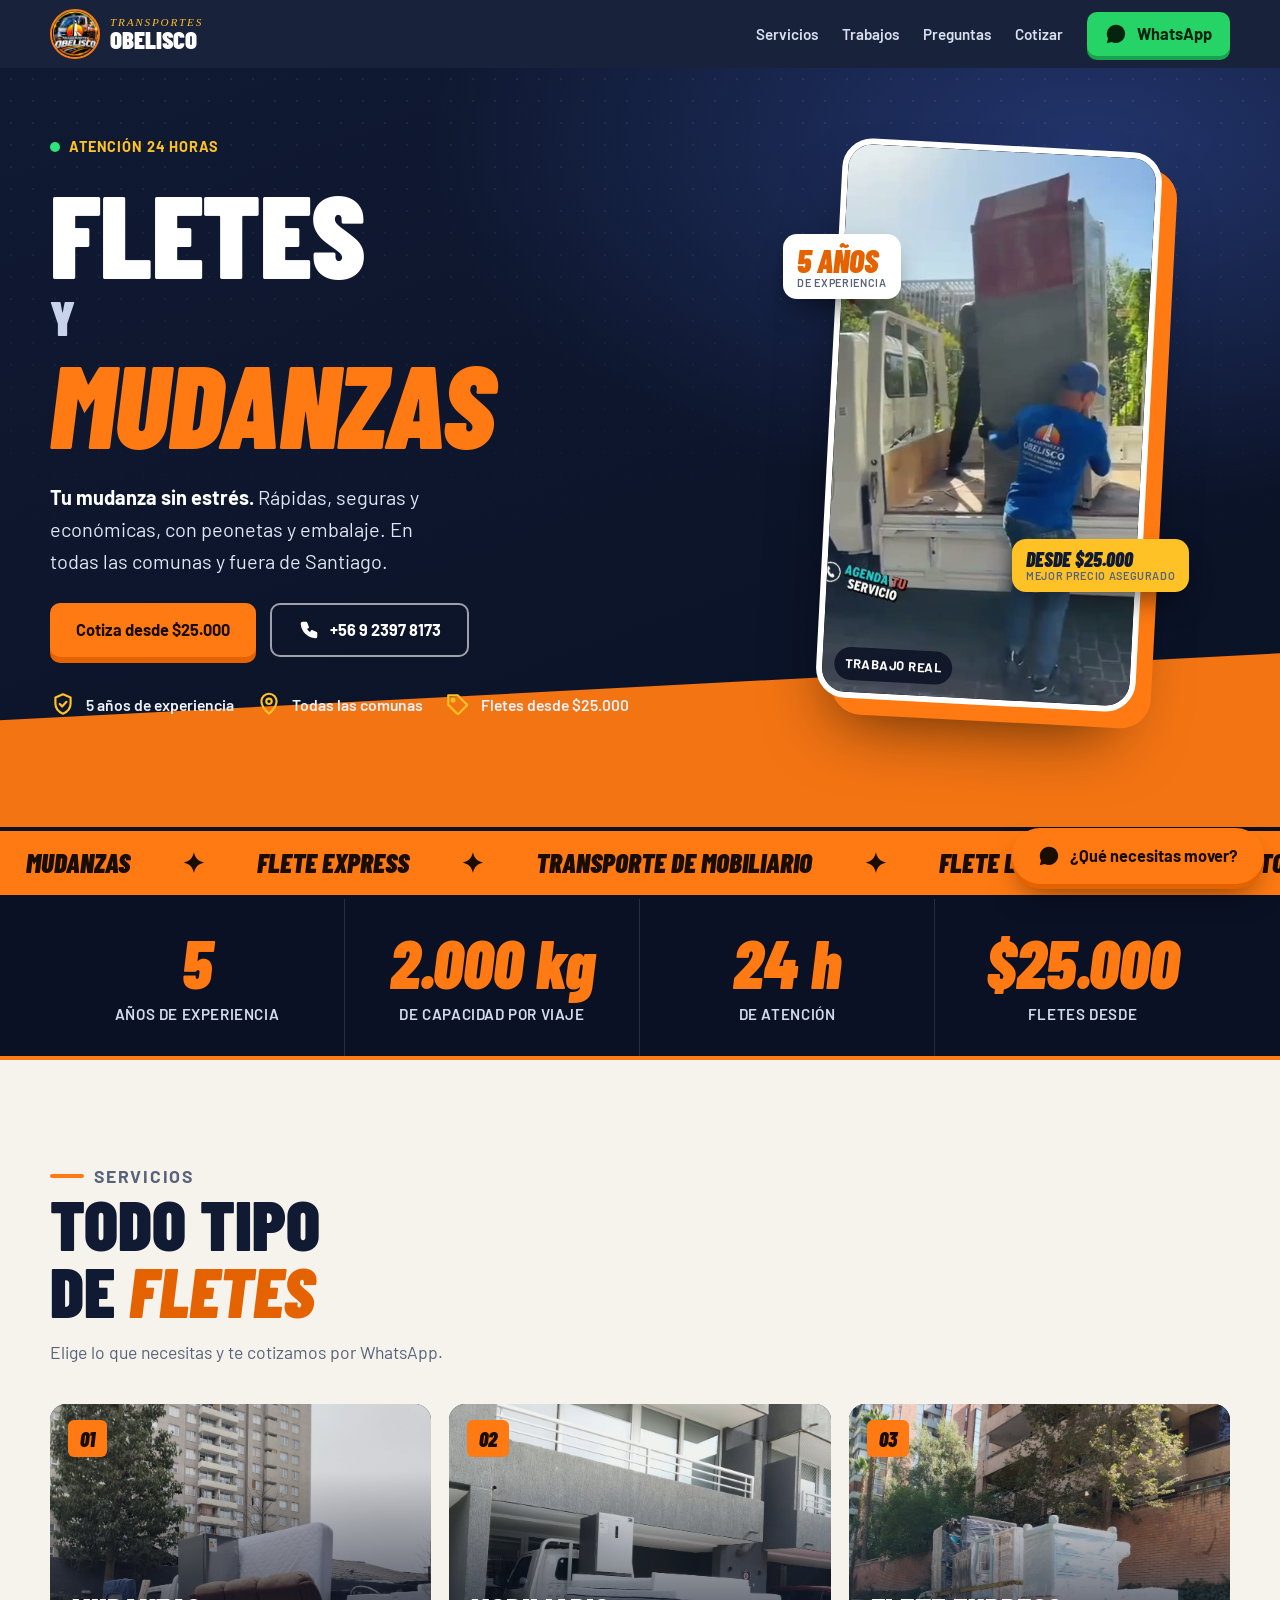
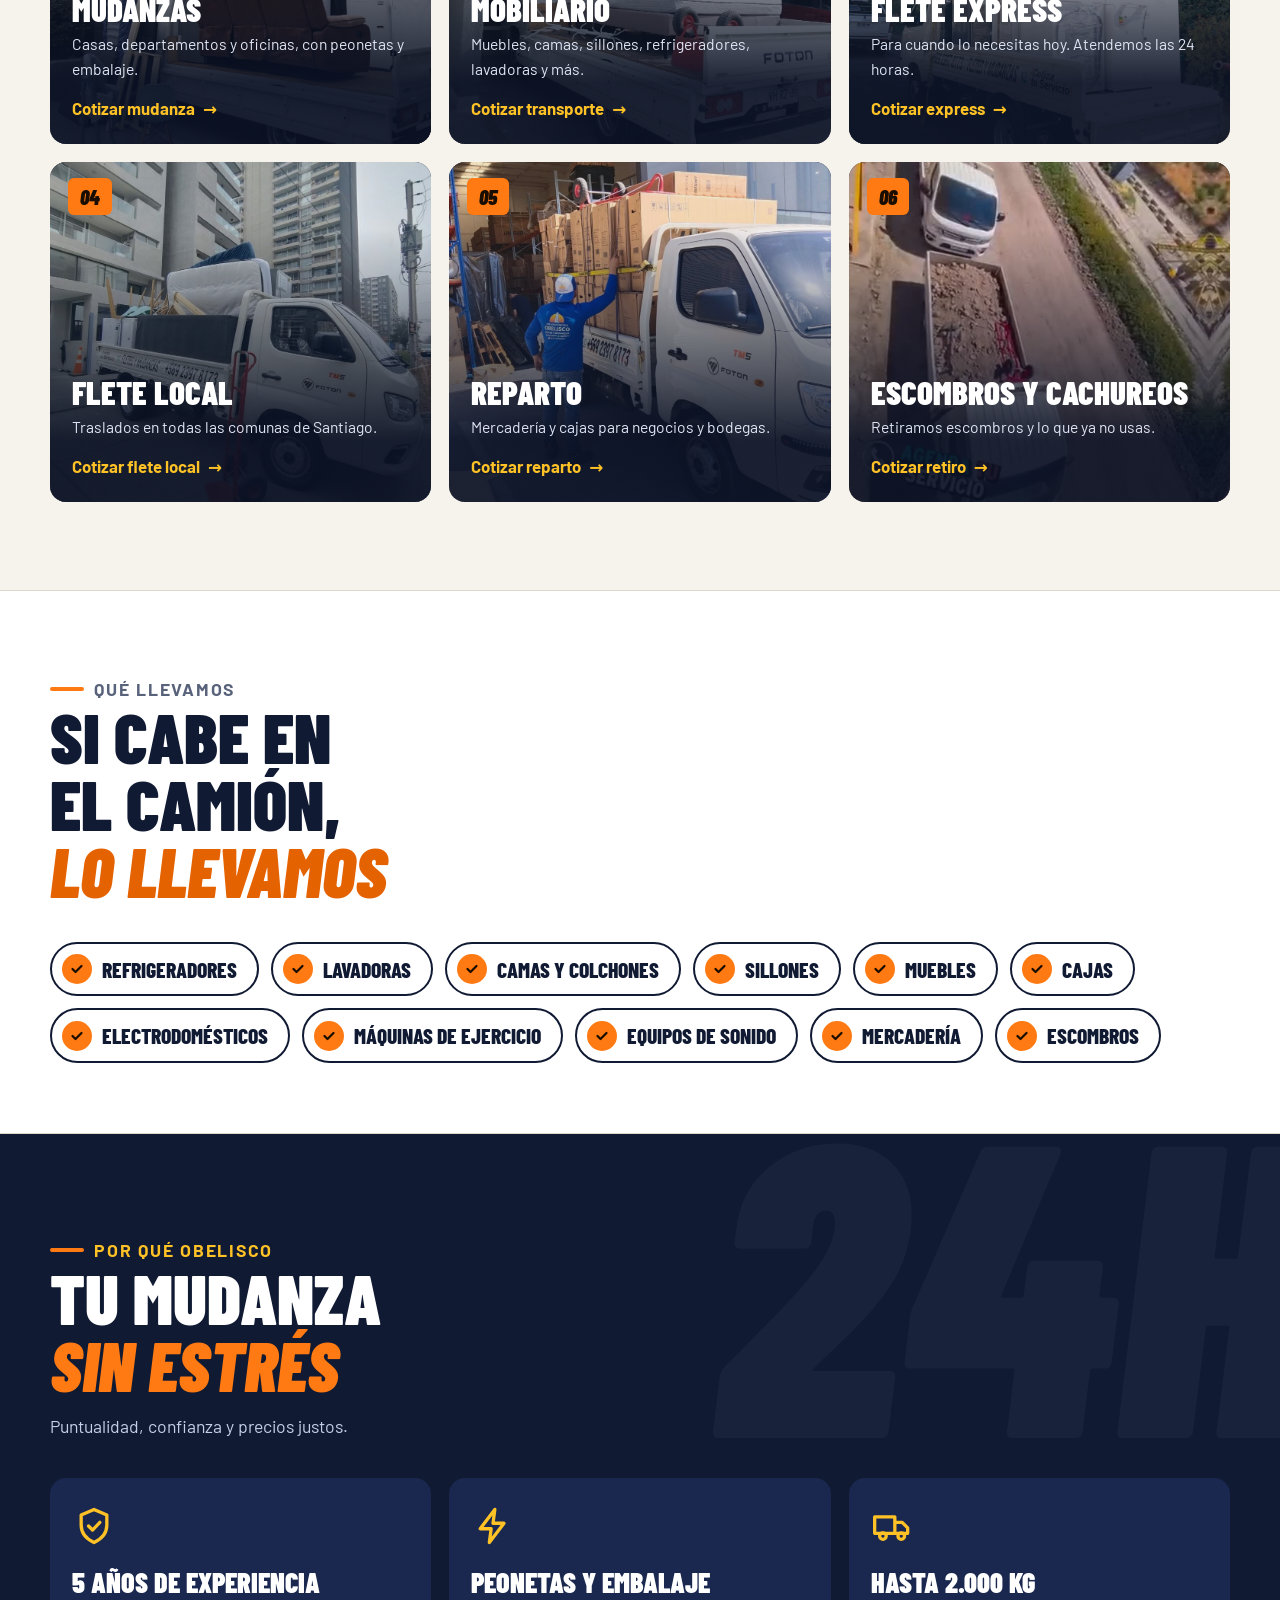
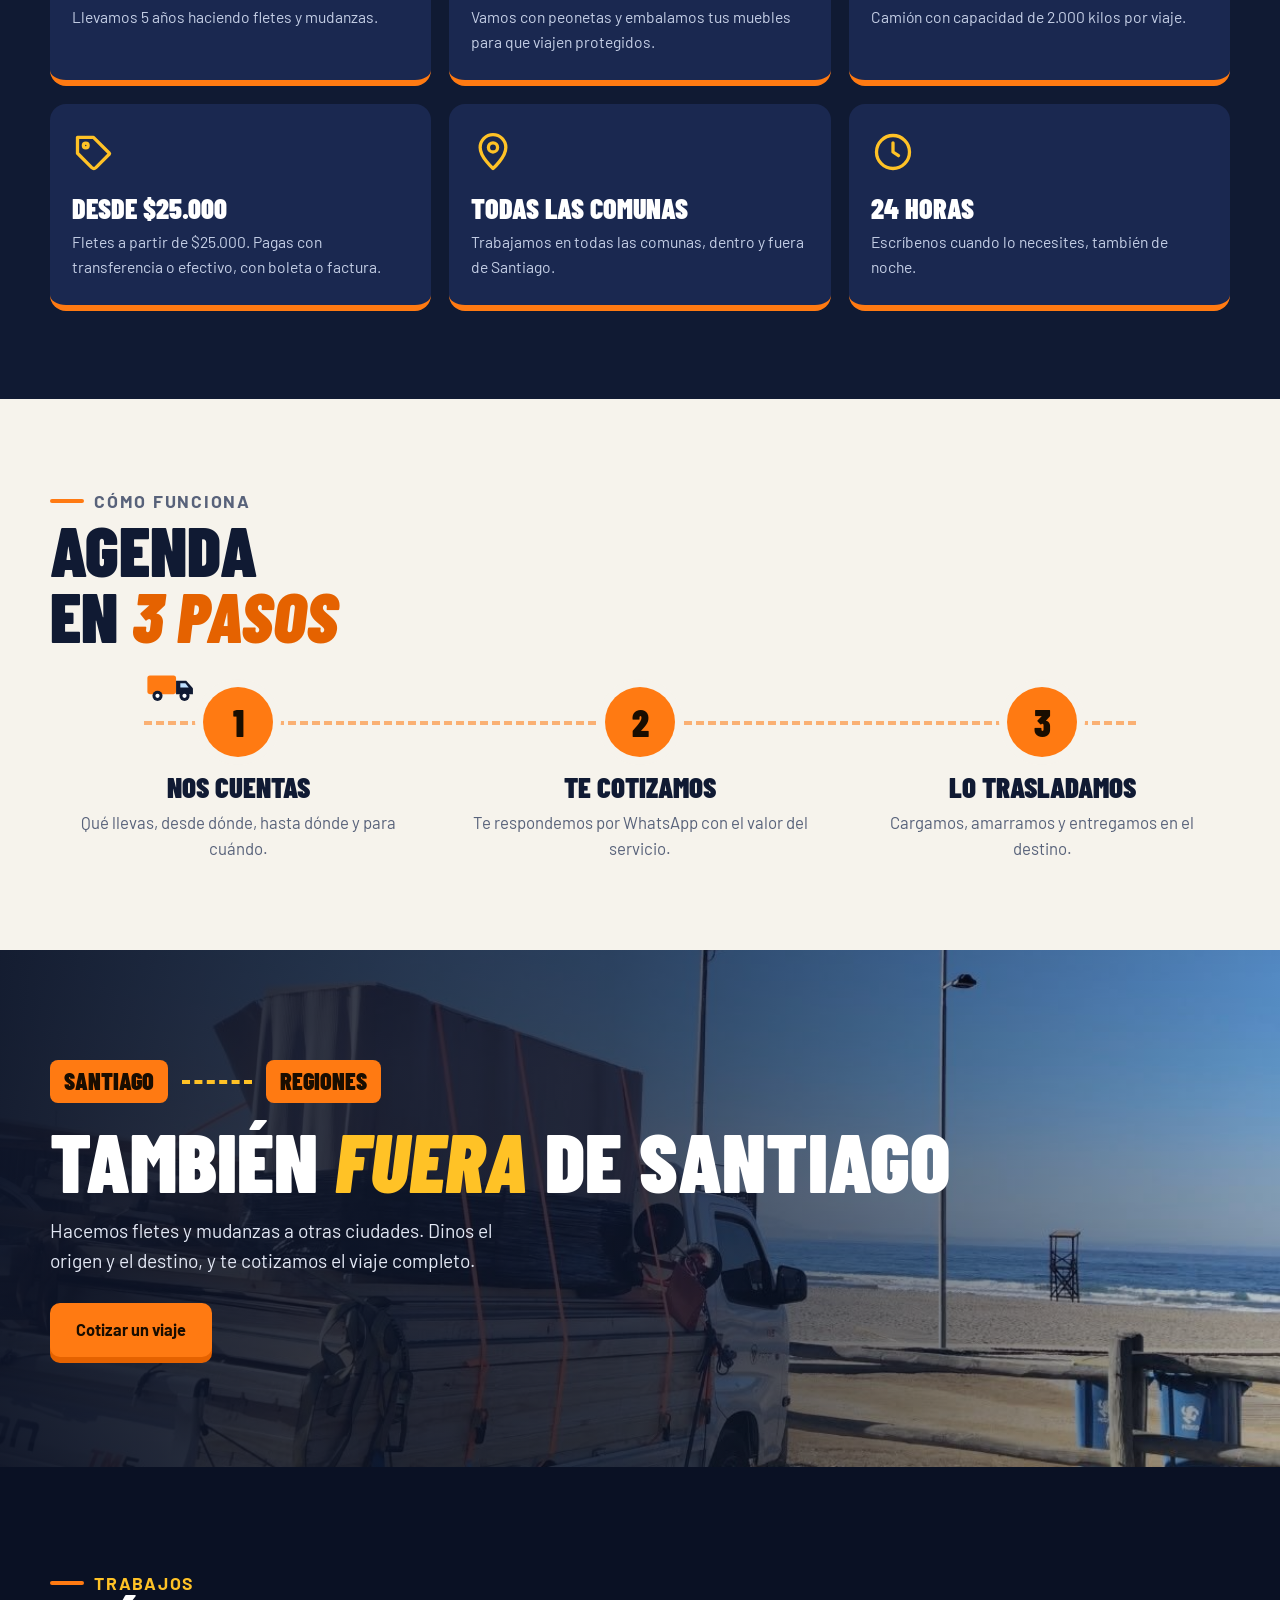
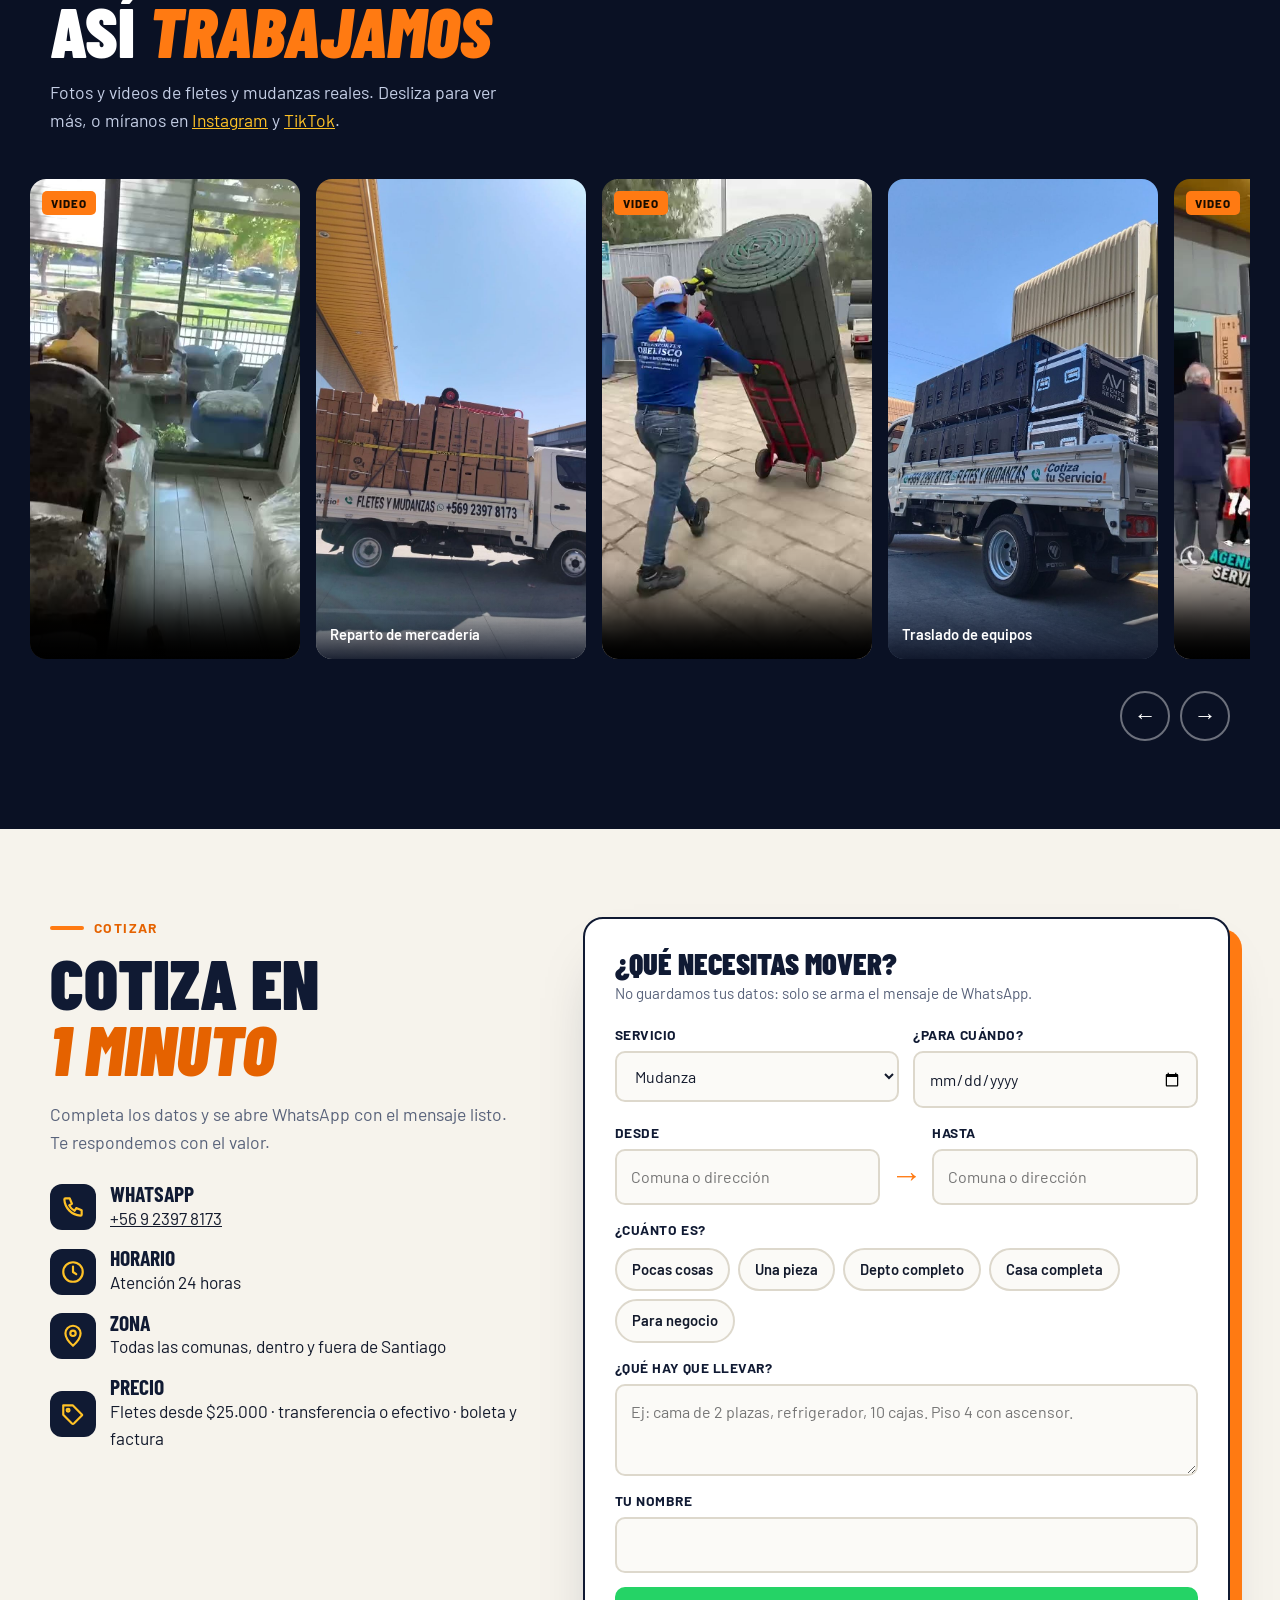
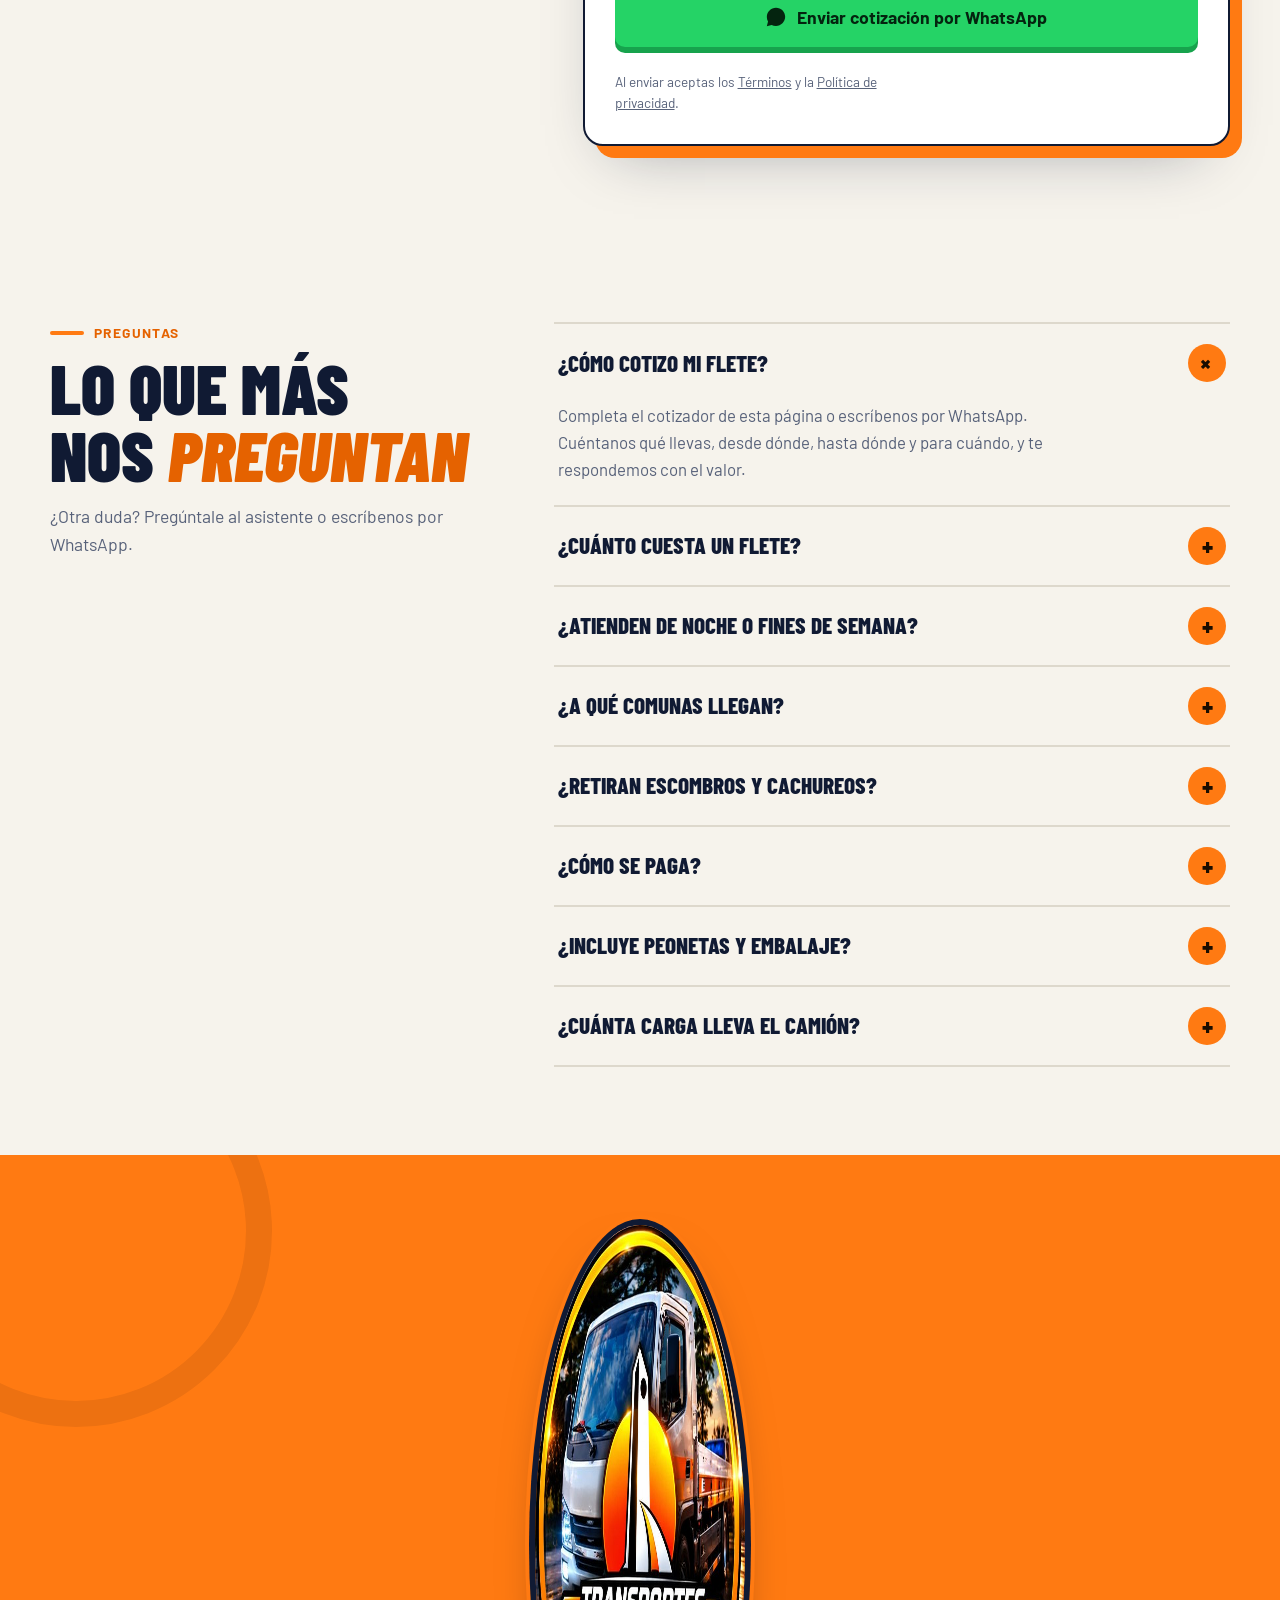
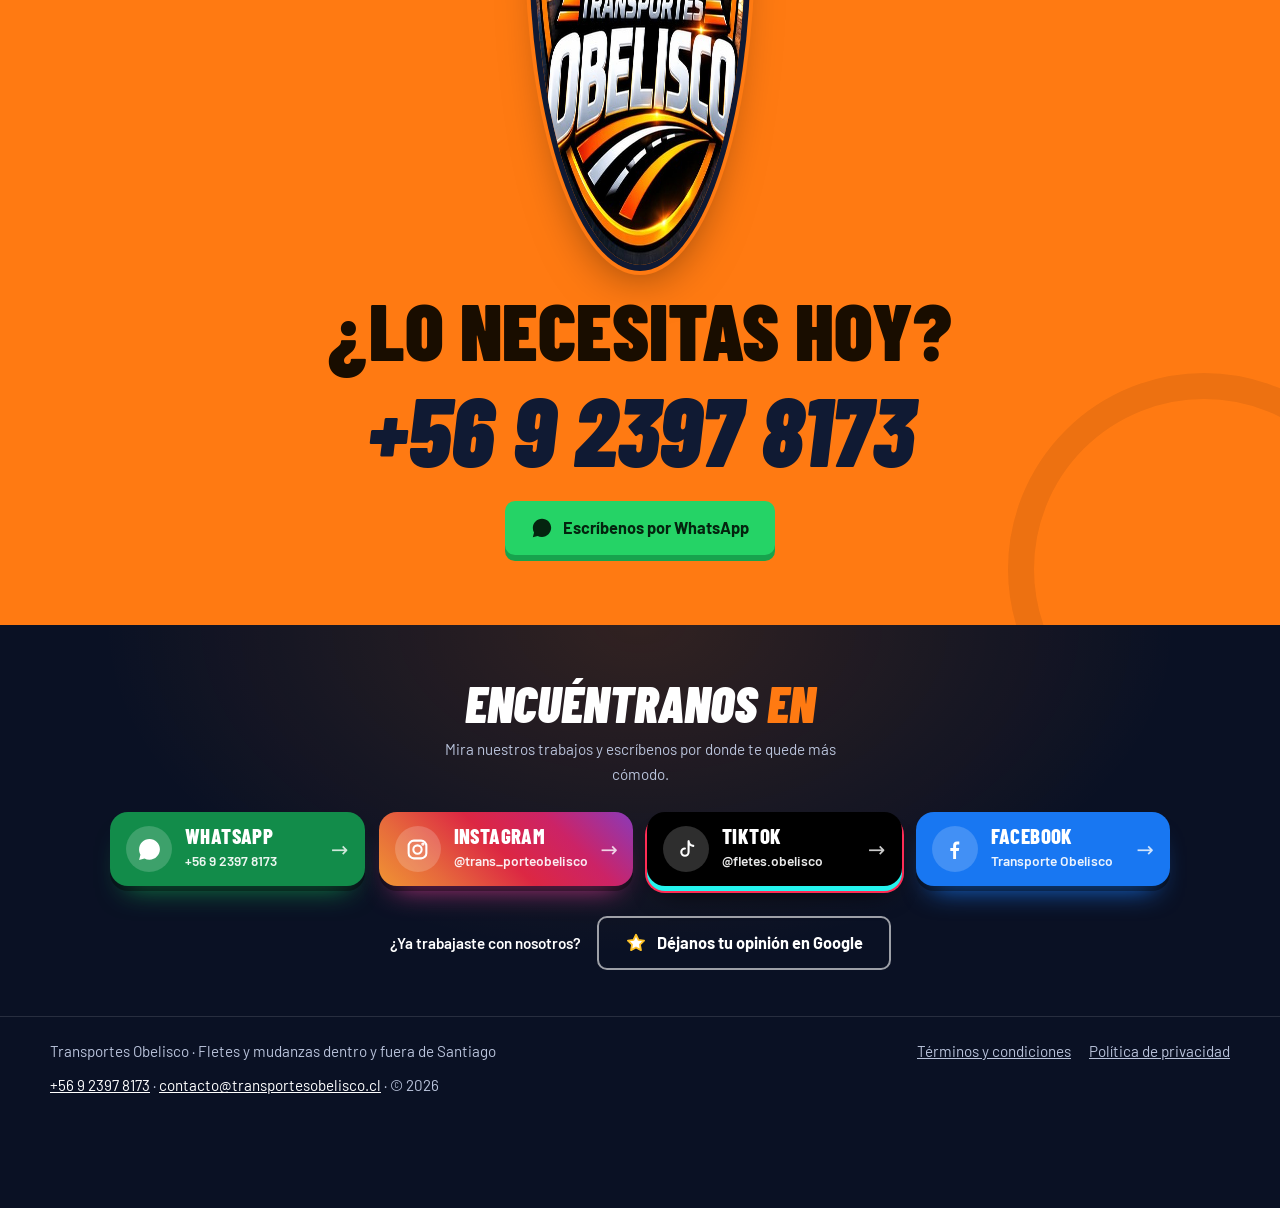
<file: index.html>
<!doctype html>
<html lang="es-CL">
<head>
<meta charset="utf-8">
<meta name="viewport" content="width=device-width, initial-scale=1">
<title>Transportes Obelisco · Fletes y mudanzas dentro y fuera de Santiago</title>
<meta name="description" content="Transportes Obelisco: fletes y mudanzas con peonetas y embalaje en Santiago y regiones. Fletes desde $25.000, boleta y factura. Cotiza por WhatsApp 24 h.">
<meta property="og:title" content="Transportes Obelisco · Fletes y mudanzas">
<meta property="og:description" content="Fletes y mudanzas dentro y fuera de Santiago. Cotiza tu servicio por WhatsApp.">
<meta property="og:image" content="https://www.transportesobelisco.cl/assets/og.jpg">
<meta property="og:url" content="https://www.transportesobelisco.cl/">
<meta property="og:type" content="website">
<link rel="canonical" href="https://www.transportesobelisco.cl/">
<link rel="icon" href="assets/icono.png">
<script type="application/ld+json">{"@context":"https://schema.org","@type":"MovingCompany","name":"Transportes Obelisco","url":"https://www.transportesobelisco.cl/","image":"https://www.transportesobelisco.cl/assets/og.jpg","description":"Fletes y mudanzas dentro y fuera de Santiago","telephone":"+56923978173","email":"contacto@transportesobelisco.cl","areaServed":"Santiago, Chile","openingHours":"Mo-Su 00:00-23:59","paymentAccepted":"Efectivo, transferencia","sameAs":["https://www.instagram.com/trans_porteobelisco/","https://www.tiktok.com/@fletes.obelisco","https://www.facebook.com/profile.php?id=61582294390663","https://g.page/r/CS7m3AmRr6YsEBM"],"priceRange":"Desde $25.000"}</script>
<link rel="preconnect" href="https://fonts.googleapis.com"><link rel="preconnect" href="https://fonts.gstatic.com" crossorigin>
<link href="https://fonts.googleapis.com/css2?family=Barlow+Condensed:ital,wght@0,600;0,700;0,800;0,900;1,800;1,900&family=Barlow:wght@400;500;600;700&display=swap" rel="stylesheet">
<style>
:root{
  --marino:#101a33;--marino2:#0a1124;--marino3:#1a2850;--naranja:#ff7a12;--naranja2:#e56200;--sol:#ffc226;
  --bg:#f6f3ec;--surface:#ffffff;--text:#131a2c;--muted:#58627a;--line:#ddd8cc;--accent:#e56200;
  --font:"Barlow",system-ui,-apple-system,"Segoe UI",sans-serif;--display:"Barlow Condensed","Arial Narrow",Impact,sans-serif;
  --asis-tone:#101a33;
}
*{box-sizing:border-box}
html{scroll-behavior:smooth}
body{margin:0;background:var(--bg);color:var(--text);font:400 1.05rem/1.6 var(--font);overflow-x:clip}
img,video{display:block;max-width:100%}
a{color:inherit}
.wrap{width:min(1180px,100% - 40px);margin-inline:auto}
h1,h2,h3{font-family:var(--display);font-weight:900;line-height:.95;margin:0;text-transform:uppercase;text-wrap:balance}
:focus-visible{outline:3px solid var(--sol);outline-offset:3px}

/* ---------- barra ---------- */
header{position:sticky;top:0;z-index:40;background:rgba(16,26,51,.96);backdrop-filter:blur(8px);color:#fff}
.barra{display:flex;align-items:center;justify-content:space-between;gap:14px;min-height:68px}
.marca{display:flex;align-items:center;gap:10px;text-decoration:none}
.marca img{height:50px;width:50px;border-radius:50%;object-fit:cover;border:2px solid var(--naranja)}
.marca span{font-family:var(--display);font-weight:900;font-size:1.55rem;line-height:.95;text-transform:uppercase}
.marca small{display:block;font:italic 500 .7rem/1 Georgia,serif;letter-spacing:.16em;text-transform:uppercase;color:var(--sol)}
nav{display:flex;gap:24px;align-items:center}
nav a{text-decoration:none;font-weight:600;font-size:.95rem;color:#d9e0f0;position:relative}
nav a:not(.btn)::after{content:"";position:absolute;left:0;right:0;bottom:-6px;height:2px;background:var(--naranja);transform:scaleX(0);transform-origin:left;transition:transform .2s}
nav a:not(.btn):hover::after{transform:scaleX(1)}
.btn{display:inline-flex;align-items:center;justify-content:center;gap:10px;min-height:54px;padding:0 26px;border-radius:10px;background:var(--naranja);color:#190d00;text-decoration:none;font-weight:700;border:0;cursor:pointer;font-family:var(--font);font-size:1.02rem;transition:transform .15s,box-shadow .15s,filter .15s;box-shadow:0 6px 0 var(--naranja2)}
.btn:hover{transform:translateY(-2px);box-shadow:0 8px 0 var(--naranja2)}
.btn:active{transform:translateY(4px);box-shadow:0 2px 0 var(--naranja2)}
.btn svg{width:22px;height:22px;fill:currentColor;flex:none}
.btn-wa{background:#25d366;color:#04240f;box-shadow:0 6px 0 #17a34d}
.btn-wa:hover{box-shadow:0 8px 0 #17a34d}.btn-wa:active{box-shadow:0 2px 0 #17a34d}
.btn-linea{background:transparent;color:#fff;border:2px solid rgba(255,255,255,.6);box-shadow:none}
.btn-linea:hover{box-shadow:none;border-color:#fff;background:rgba(255,255,255,.08)}
header .btn{min-height:44px;padding:0 18px;box-shadow:0 4px 0 #17a34d}

/* ---------- portada ---------- */
.hero{background:radial-gradient(1100px 600px at 85% 10%,#22346b 0,transparent 60%),linear-gradient(160deg,var(--marino) 0,var(--marino2) 100%);color:#fff;position:relative;overflow:hidden;padding:0}
.hero::before{content:"";position:absolute;left:-10%;right:-10%;bottom:-120px;height:260px;background:var(--naranja);transform:rotate(-3deg);opacity:.95}
.hero::after{content:"";position:absolute;inset:0;background-image:radial-gradient(rgba(255,255,255,.07) 1px,transparent 1px);background-size:22px 22px;mask-image:linear-gradient(180deg,#000 0,transparent 70%);pointer-events:none}
.hero-grid{position:relative;z-index:2;display:grid;grid-template-columns:1.15fr .85fr;gap:48px;align-items:center;padding:64px 0 110px}
.chapa{display:inline-flex;align-items:center;gap:9px;font-weight:700;font-size:.9rem;letter-spacing:.06em;text-transform:uppercase;color:var(--sol);margin:0 0 18px}
.chapa i{width:10px;height:10px;border-radius:50%;background:#2ee57a;box-shadow:0 0 0 0 rgba(46,229,122,.7);animation:pulso 1.8s infinite}
@keyframes pulso{70%{box-shadow:0 0 0 12px rgba(46,229,122,0)}100%{box-shadow:0 0 0 0 rgba(46,229,122,0)}}
.hero h1{font-size:clamp(3.6rem,9.2vw,7.4rem);letter-spacing:-.01em}
.hero h1 span{display:block}
.hero h1 .n{color:var(--naranja);font-style:italic}
.hero h1 .y{font-size:.42em;color:#c8d2ea;letter-spacing:.04em;margin:.12em 0}
.lema{font-size:1.25rem;color:#dfe5f4;max-width:36ch;margin:22px 0 26px}
.lema b{color:#fff}
.cta{display:flex;flex-wrap:wrap;gap:14px;align-items:center}
.sellos{display:flex;flex-wrap:wrap;gap:22px;margin:34px 0 0;padding:0;list-style:none}
.sellos li{display:flex;align-items:center;gap:10px;font-weight:600;font-size:.98rem;color:#eef2fb}
.sellos svg,.ico{width:26px;height:26px;stroke:var(--sol);fill:none;stroke-width:2;stroke-linecap:round;stroke-linejoin:round;flex:none}
.celular{position:relative;width:min(320px,78vw);transform:rotate(3deg);border-radius:30px;border:6px solid #fff;background:#000;box-shadow:16px 16px 0 var(--naranja),0 40px 70px -24px rgba(0,0,0,.7);overflow:hidden;margin:0}
.celular video{width:100%;aspect-ratio:9/16;object-fit:cover}
.celular figcaption{position:absolute;left:12px;bottom:12px;background:rgba(10,17,36,.85);color:#fff;font-weight:700;font-size:.8rem;padding:6px 11px;border-radius:999px;letter-spacing:.04em;text-transform:uppercase}

/* ---------- cinta ---------- */
.cinta{background:var(--naranja);color:#190d00;overflow:hidden;border-top:4px solid var(--marino2);border-bottom:4px solid var(--marino2);position:relative;z-index:3}
.cinta div{display:flex;gap:0;width:max-content;animation:rueda 26s linear infinite}
.cinta span{font-family:var(--display);font-weight:900;font-style:italic;font-size:1.7rem;text-transform:uppercase;padding:10px 26px;white-space:nowrap}
.cinta span::after{content:"✦";margin-left:52px;font-style:normal}
@keyframes rueda{to{transform:translateX(-50%)}}

section{padding:88px 0}
.cab{max-width:52ch;margin-bottom:38px}
.ojo{font-weight:700;color:var(--accent);text-transform:uppercase;letter-spacing:.1em;font-size:.86rem;margin:0 0 10px;display:flex;align-items:center;gap:10px}
.ojo::before{content:"";width:34px;height:4px;background:var(--naranja);border-radius:2px}
h2{font-size:clamp(2.6rem,6vw,4.4rem);color:var(--marino)}
h2 em{font-style:italic;color:var(--naranja2)}
.cab p{color:var(--muted);margin:14px 0 0;font-size:1.1rem}

/* ---------- servicios con foto ---------- */
.servicios{display:grid;grid-template-columns:repeat(3,1fr);gap:18px}
.svc{position:relative;display:flex;flex-direction:column;justify-content:flex-end;min-height:340px;padding:22px;border-radius:16px;overflow:hidden;color:#fff;text-decoration:none;isolation:isolate;background:var(--marino)}
.svc img{position:absolute;inset:0;width:100%;height:100%;object-fit:cover;z-index:-2;transition:transform .5s ease}
.svc::before{content:"";position:absolute;inset:0;z-index:-1;background:linear-gradient(180deg,rgba(10,17,36,.05) 20%,rgba(10,17,36,.92) 82%)}
.svc:hover img{transform:scale(1.07)}
.svc .num{position:absolute;top:16px;left:18px;font-family:var(--display);font-weight:900;font-style:italic;font-size:1.3rem;background:var(--naranja);color:#190d00;padding:2px 12px;border-radius:6px}
.svc h3{font-size:2.05rem;margin-bottom:6px}
.svc p{margin:0 0 14px;color:#dfe5f4;font-size:.98rem}
.svc .ir{display:inline-flex;align-items:center;gap:8px;font-weight:700;color:var(--sol)}
.svc .ir::after{content:"→";transition:transform .2s}
.svc:hover .ir::after{transform:translateX(6px)}

/* ---------- por qué ---------- */
.porque{background:var(--marino);color:#fff;position:relative;overflow:hidden}
.porque::before{content:"24H";position:absolute;right:-30px;top:-70px;font-family:var(--display);font-weight:900;font-style:italic;font-size:26rem;line-height:1;color:rgba(255,255,255,.035);pointer-events:none}
.porque h2{color:#fff}.porque h2 em{color:var(--naranja)}
.porque .cab p{color:#c5cfe6}
.razones{display:grid;grid-template-columns:repeat(3,1fr);gap:18px;position:relative}
.razon{background:var(--marino3);border-radius:16px;padding:26px 22px;border-bottom:6px solid var(--naranja)}
.razon svg{width:44px;height:44px;stroke:var(--sol);fill:none;stroke-width:1.8;stroke-linecap:round;stroke-linejoin:round;margin-bottom:14px}
.razon h3{font-size:1.75rem;margin-bottom:8px}
.razon p{margin:0;color:#c5cfe6;font-size:.98rem}

/* ---------- pasos con ruta ---------- */
.pasos ol{list-style:none;margin:0;padding:0;display:grid;grid-template-columns:repeat(3,1fr);gap:26px;position:relative}
.pasos ol::before{content:"";position:absolute;left:8%;right:8%;top:34px;border-top:4px dashed var(--naranja);opacity:.55}
.pasos li{text-align:center;padding:0 10px}
.pasos .bola{width:70px;height:70px;border-radius:50%;background:var(--naranja);color:#190d00;font-family:var(--display);font-weight:900;font-size:2.3rem;display:grid;place-items:center;margin:0 auto 16px;position:relative;box-shadow:0 0 0 8px var(--bg)}
.pasos h3{font-size:1.8rem;color:var(--marino);margin-bottom:8px}
.pasos p{margin:0;color:var(--muted)}
.camion{position:absolute;top:-30px;left:8%;width:54px;height:54px;animation:viaje 7s ease-in-out infinite;z-index:1;pointer-events:none}
@keyframes viaje{0%{left:8%}45%,55%{left:calc(50% - 27px)}100%{left:calc(92% - 54px)}}

/* ---------- trabajos ---------- */
.trabajos{background:var(--marino2);color:#fff}
.trabajos h2{color:#fff}.trabajos h2 em{color:var(--naranja)}
.trabajos .cab p{color:#c5cfe6}
.carril{display:flex;gap:16px;overflow-x:auto;scroll-snap-type:x mandatory;padding:6px 20px 26px;margin:0 -20px;scrollbar-width:thin;scrollbar-color:var(--naranja) transparent;-webkit-overflow-scrolling:touch}
.carril > *{flex:0 0 min(270px,70vw);scroll-snap-align:start;border-radius:16px;overflow:hidden;position:relative;background:#000;margin:0}
.carril img,.carril video{width:100%;aspect-ratio:9/16;object-fit:cover}
.carril .vid::after{content:"VIDEO";position:absolute;top:12px;left:12px;background:var(--naranja);color:#190d00;font-weight:800;font-size:.72rem;letter-spacing:.08em;padding:3px 9px;border-radius:5px;pointer-events:none}
.carril figcaption{position:absolute;left:0;right:0;bottom:0;padding:26px 14px 12px;background:linear-gradient(180deg,transparent,rgba(10,17,36,.9));font-weight:600;font-size:.92rem;pointer-events:none}
.flechas{display:flex;gap:10px;justify-content:flex-end;margin-top:6px}
.flechas button{width:50px;height:50px;border-radius:50%;border:2px solid rgba(255,255,255,.4);background:transparent;color:#fff;font-size:1.4rem;cursor:pointer}
.flechas button:hover{background:var(--naranja);border-color:var(--naranja);color:#190d00}

/* ---------- cotizador ---------- */
.cotiza-grid{display:grid;grid-template-columns:.85fr 1.15fr;gap:54px;align-items:start}
.tarjeta{background:var(--surface);border-radius:20px;padding:30px;box-shadow:12px 12px 0 var(--naranja),0 30px 60px -30px rgba(16,26,51,.4);border:2px solid var(--marino)}
.tarjeta h3{font-size:1.9rem;color:var(--marino);margin-bottom:4px}
.tarjeta > p{margin:0 0 18px;color:var(--muted);font-size:.95rem}
form{display:grid;grid-template-columns:1fr 1fr;gap:14px}
label{display:flex;flex-direction:column;gap:5px;font-weight:700;font-size:.86rem;text-transform:uppercase;letter-spacing:.04em;color:var(--marino)}
label.todo{grid-column:1/-1}
input,select,textarea{font:inherit;font-size:16px;text-transform:none;letter-spacing:0;font-weight:400;padding:13px 14px;border:2px solid var(--line);border-radius:10px;background:#fbfaf7;color:var(--text);min-width:0;width:100%}
textarea{min-height:92px;resize:vertical}
input:focus,select:focus,textarea:focus{outline:none;border-color:var(--naranja);background:#fff}
.ruta{grid-column:1/-1;display:grid;grid-template-columns:1fr auto 1fr;gap:10px;align-items:end}
.ruta .flecha{font-family:var(--display);font-weight:900;font-size:2rem;color:var(--naranja);padding-bottom:6px}
form .btn{grid-column:1/-1;min-height:60px;font-size:1.1rem}
.aviso{grid-column:1/-1;margin:0;font-size:.9rem;color:var(--muted)}
.aviso:empty{display:none}
.aviso.err{color:#b3261e;font-weight:700}
.datos{list-style:none;margin:26px 0 0;padding:0;display:grid;gap:14px}
.datos li{display:flex;gap:14px;align-items:center;font-size:1.08rem}
.datos svg{width:46px;height:46px;padding:10px;border-radius:12px;background:var(--marino);stroke:var(--sol);fill:none;stroke-width:2;stroke-linecap:round;stroke-linejoin:round;flex:none}
.datos b{display:block;font-family:var(--display);font-size:1.35rem;text-transform:uppercase;color:var(--marino);line-height:1.05}

/* ---------- cifras ---------- */
.cifras{background:var(--marino2);color:#fff;padding:0;border-bottom:4px solid var(--naranja)}
.cifras ul{list-style:none;margin:0;padding:0;display:grid;grid-template-columns:repeat(4,1fr)}
.cifras li{padding:30px 16px;text-align:center;border-right:1px solid rgba(255,255,255,.12)}
.cifras li:last-child{border-right:0}
.cifras b span{display:inline;margin:0;font:inherit;letter-spacing:0;text-transform:none;color:inherit}
.cifras b{display:block;font-family:var(--display);font-weight:900;font-style:italic;font-size:clamp(2.6rem,6vw,4.2rem);line-height:1;color:var(--naranja)}
.cifras span{display:block;margin-top:6px;font-weight:600;font-size:.95rem;letter-spacing:.04em;text-transform:uppercase;color:#d3dbee}

/* ---------- insignia grande ---------- */
.sello-grande{width:min(210px,50vw);border-radius:50%;box-shadow:0 0 0 6px var(--marino),0 0 0 10px var(--naranja),0 24px 50px -18px rgba(0,0,0,.6);margin:0 auto 26px}

/* ---------- barra de avance ---------- */
.avance{position:fixed;left:0;top:0;height:4px;width:0;background:linear-gradient(90deg,var(--naranja),var(--sol));z-index:70}

/* ---------- insignias sobre el video ---------- */
.celular-wrap{position:relative;justify-self:center}
.insignia{position:absolute;z-index:3;background:#fff;color:var(--marino);font-family:var(--display);font-weight:900;font-style:italic;text-transform:uppercase;border-radius:14px;padding:10px 14px;line-height:1;box-shadow:0 14px 30px -10px rgba(0,0,0,.6);animation:flota 4s ease-in-out infinite}
.insignia small{display:block;font:600 .68rem/1.2 var(--font);font-style:normal;letter-spacing:.06em;color:var(--muted)}
.insignia.a{left:-46px;top:16%;font-size:2rem;color:var(--naranja2)}
.insignia.b{right:-40px;bottom:20%;font-size:1.25rem;animation-delay:-2s;background:var(--sol)}
@keyframes flota{50%{transform:translateY(-10px)}}

/* ---------- qué llevamos ---------- */
.llevamos{background:var(--surface);border-top:1px solid var(--line);border-bottom:1px solid var(--line);padding:70px 0}
.cosas{display:flex;flex-wrap:wrap;gap:12px;margin:0;padding:0;list-style:none}
.cosas li{display:flex;align-items:center;gap:10px;font-family:var(--display);font-weight:800;font-size:1.35rem;text-transform:uppercase;color:var(--marino);border:2px solid var(--marino);border-radius:999px;padding:8px 20px 8px 10px;transition:background .2s,color .2s,transform .2s}
.cosas li::before{content:"";width:30px;height:30px;border-radius:50%;background:var(--naranja) url("data:image/svg+xml,%3Csvg xmlns='http://www.w3.org/2000/svg' viewBox='0 0 24 24' fill='none' stroke='%23190d00' stroke-width='3' stroke-linecap='round' stroke-linejoin='round'%3E%3Cpath d='m6 12 4 4 8-8'/%3E%3C/svg%3E") center/18px no-repeat;flex:none}
.cosas li:hover{background:var(--marino);color:#fff;transform:translateY(-3px)}

/* ---------- fuera de Santiago ---------- */
.ruta-larga{position:relative;color:#fff;padding:110px 0;isolation:isolate;overflow:hidden}
.ruta-larga img{position:absolute;inset:0;width:100%;height:100%;object-fit:cover;object-position:50% 62%;z-index:-2}
.ruta-larga::before{content:"";position:absolute;inset:0;z-index:-1;background:linear-gradient(90deg,rgba(10,17,36,.94) 0,rgba(10,17,36,.72) 48%,rgba(10,17,36,.25) 100%)}
.ruta-larga h2{color:#fff;font-size:clamp(2.8rem,7vw,5.2rem)}
.ruta-larga h2 em{color:var(--sol)}
.ruta-larga p{max-width:44ch;font-size:1.2rem;color:#e3e8f5;margin:16px 0 26px}
.ruta-larga .tramo{display:inline-flex;align-items:center;gap:14px;font-family:var(--display);font-weight:900;font-size:1.5rem;text-transform:uppercase;margin:0 0 18px;max-width:none}
.tramo span{background:var(--naranja);color:#190d00;border-radius:8px;padding:2px 14px}
.tramo i{flex:none;width:70px;border-top:4px dashed var(--sol)}

/* ---------- tamaño de la carga ---------- */
.chips{grid-column:1/-1;border:0;margin:0;padding:0;min-width:0}
.chips legend{font-weight:700;font-size:.86rem;text-transform:uppercase;letter-spacing:.04em;color:var(--marino);padding:0;margin-bottom:7px}
.chips div{display:flex;flex-wrap:wrap;gap:8px}
.chips label{display:block;font-weight:600;font-size:.92rem;text-transform:none;letter-spacing:0;cursor:pointer;position:relative}
.chips input{position:absolute;opacity:0;width:1px;height:1px;padding:0;border:0}
.chips span{display:block;border:2px solid var(--line);border-radius:999px;padding:8px 15px;background:#fbfaf7;color:var(--text);transition:all .15s}
.chips input:checked + span{background:var(--marino);border-color:var(--marino);color:#fff}
.chips input:focus-visible + span{outline:3px solid var(--sol);outline-offset:2px}

/* ---------- preguntas ---------- */
.faq-grid{display:grid;grid-template-columns:.8fr 1.2fr;gap:54px;align-items:start}
.faq details{border-bottom:2px solid var(--line)}
.faq details:first-child{border-top:2px solid var(--line)}
.faq summary{list-style:none;cursor:pointer;display:flex;justify-content:space-between;align-items:center;gap:16px;padding:20px 4px;font-family:var(--display);font-weight:800;font-size:1.45rem;text-transform:uppercase;color:var(--marino)}
.faq summary::-webkit-details-marker{display:none}
.faq summary::after{content:"+";flex:none;width:38px;height:38px;border-radius:50%;background:var(--naranja);color:#190d00;display:grid;place-items:center;font-size:1.6rem;line-height:1;transition:transform .25s}
.faq details[open] summary::after{transform:rotate(45deg)}
.faq details p{margin:0;padding:0 4px 22px;color:var(--muted);max-width:60ch}

/* ---------- barra fija del celular ---------- */
.barra-movil{display:none}

/* ---------- cierre ---------- */
.cierre{background:var(--naranja);color:#190d00;text-align:center;padding:70px 0;position:relative;overflow:hidden}
.cierre::before,.cierre::after{content:"";position:absolute;width:340px;height:340px;border:26px solid rgba(25,13,0,.08);border-radius:50%}
.cierre::before{left:-120px;top:-120px}.cierre::after{right:-120px;bottom:-140px}
.cierre h2{color:#190d00;font-size:clamp(2.6rem,7vw,5rem)}
.cierre a.tel{display:inline-block;margin:14px 0 24px;font-family:var(--display);font-weight:900;font-style:italic;font-size:clamp(2.6rem,9vw,6rem);line-height:1;text-decoration:none;color:var(--marino)}
.cierre .btn-wa{position:relative;z-index:1}

footer{background:var(--marino2);color:#b9c3db;padding:0 0 110px;font-size:.95rem}
footer a{color:#fff}
.encuentranos{padding:54px 0 46px;text-align:center;background:
  radial-gradient(60% 120% at 50% 0%,rgba(255,122,18,.16),transparent 70%),var(--marino2)}
.encuentranos h2{color:#fff;font-size:clamp(2rem,6vw,3.2rem);font-style:italic}
.encuentranos h2 em{font-style:inherit;color:var(--naranja)}
.encuentranos > .wrap > p{margin:10px auto 26px;max-width:46ch;color:#b9c3db}
.encuentranos > .wrap > p.opina{margin:30px auto 0;max-width:none;color:#fff;font-weight:600;display:flex;flex-wrap:wrap;gap:12px 16px;align-items:center;justify-content:center}
.red-lista{display:grid;grid-template-columns:repeat(auto-fit,minmax(215px,1fr));gap:14px;max-width:1060px;margin:0 auto;padding:0;list-style:none}
.red{display:flex;align-items:center;gap:13px;text-align:left;text-decoration:none;color:#fff;border-radius:18px;padding:13px 16px;min-height:74px;
  background:var(--c);box-shadow:0 5px 0 rgba(0,0,0,.35),0 18px 28px -16px var(--c);transition:transform .16s ease,box-shadow .16s ease,filter .16s ease}
.red:hover{transform:translateY(-3px);filter:brightness(1.08)}
.red:active{transform:translateY(3px);box-shadow:0 2px 0 rgba(0,0,0,.35)}
.red:focus-visible{outline:3px solid #fff;outline-offset:3px}
.red .ic{flex:none;width:46px;height:46px;border-radius:50%;background:rgba(255,255,255,.18);display:grid;place-items:center}
.red .ic svg{width:25px;height:25px;fill:none;stroke:#fff;stroke-width:2;stroke-linecap:round;stroke-linejoin:round}
.red .ic svg.lleno{fill:#fff;stroke:none}
.red b{display:block;font:800 1.3rem/1 var(--display);text-transform:uppercase;letter-spacing:.4px}
.red small{display:block;font-size:.86rem;font-weight:600;opacity:.92;margin-top:3px}
.red .fl{margin-left:auto;font-size:1.3rem;opacity:.8;transition:transform .16s ease}
.red:hover .fl{transform:translateX(4px)}
.red-wa{--c:#128c4a}
.red-ig{--c:#c13584;background:linear-gradient(45deg,#f09433 0%,#e6683c 22%,#dc2743 48%,#cc2366 72%,#8a3ab9 100%)}
.red-tt{--c:#000;background:#000;box-shadow:0 5px 0 #25f4ee,0 5px 0 2px #fe2c55,0 18px 28px -16px #000}
.red-fb{--c:#1877f2}
.pie-base{border-top:1px solid rgba(255,255,255,.12);padding:22px 0 0}
.pie-base .wrap{display:flex;flex-wrap:wrap;justify-content:space-between;gap:10px 22px;align-items:center}
.pie-legal{display:flex;flex-wrap:wrap;gap:6px 18px}
.pie-legal a{color:#b9c3db}
.pie-legal a:hover{color:#fff}
@media (prefers-reduced-motion:reduce){.red,.red .fl{transition:none}}
.fab{position:fixed;right:16px;bottom:16px;z-index:60;min-height:56px;border-radius:999px;box-shadow:0 5px 0 var(--naranja2),0 16px 30px -10px rgba(0,0,0,.55)}

.aparece{opacity:0;transform:translateY(22px);transition:opacity .7s ease,transform .7s cubic-bezier(.2,.8,.2,1)}
.aparece.si{opacity:1;transform:none}
.servicios .aparece:nth-child(2),.razones .aparece:nth-child(2){transition-delay:.08s}
.servicios .aparece:nth-child(3),.razones .aparece:nth-child(3){transition-delay:.16s}
@media (prefers-reduced-motion:reduce){.aparece{opacity:1;transform:none;transition:none}html{scroll-behavior:auto}.cinta div,.camion,.chapa i,.insignia{animation:none}.camion{left:calc(50% - 27px)}}
@media (max-width:920px){
  nav a:not(.btn){display:none}
  .faq-grid{grid-template-columns:1fr;gap:26px}
  .hero-grid{grid-template-columns:1fr;gap:36px;padding:40px 0 120px}
  .celular{transform:rotate(2deg);width:min(270px,70vw)}
  .servicios{grid-template-columns:1fr 1fr}
  .razones{grid-template-columns:1fr 1fr}
  .cotiza-grid{grid-template-columns:1fr;gap:34px}
  .porque::before{font-size:14rem;top:-30px}
  section{padding:64px 0}
}
@media (max-width:600px){
  .servicios{grid-template-columns:1fr}
  .svc{min-height:260px}
  .pasos ol{grid-template-columns:1fr;gap:30px}
  .pasos ol::before,.camion{display:none}
  form{grid-template-columns:1fr}
  .ruta{grid-template-columns:1fr}
  .ruta .flecha{display:none}
  .tarjeta{padding:22px 18px;box-shadow:8px 8px 0 var(--naranja)}
  .cinta span{font-size:1.3rem}
  .sellos{gap:14px 20px}
  .cifras ul{grid-template-columns:1fr 1fr}
  .cifras li:nth-child(2){border-right:0}
  .cifras li:nth-child(-n+2){border-bottom:1px solid rgba(255,255,255,.12)}
  .razones{grid-template-columns:1fr}
  .insignia.a{left:-14px;font-size:1.5rem}
  .insignia.b{right:-12px;font-size:1rem}
  .cosas li{font-size:1.1rem;padding:6px 16px 6px 8px}
  .ruta-larga{padding:76px 0}
  .faq summary{font-size:1.2rem}
  /* en el celular: llamar y WhatsApp siempre a mano; el asistente sube para no taparlos */
  .barra-movil{display:grid;grid-template-columns:1fr 1.25fr;position:fixed;left:0;right:0;bottom:0;z-index:58;background:var(--marino2);border-top:3px solid var(--naranja);padding:8px 10px calc(8px + env(safe-area-inset-bottom,0px));gap:8px}
  .barra-movil a{display:flex;align-items:center;justify-content:center;gap:8px;min-height:48px;border-radius:10px;font-weight:700;text-decoration:none;font-size:1rem}
  .barra-movil .ll{background:#fff;color:var(--marino)}
  .barra-movil .wa{background:#25d366;color:#04240f}
  .barra-movil svg{width:20px;height:20px;flex:none}
  .fab{bottom:calc(78px + env(safe-area-inset-bottom,0px));min-height:50px;padding:0 18px;font-size:.92rem}
  .asis{bottom:calc(140px + env(safe-area-inset-bottom,0px)) !important;max-height:calc(100dvh - 160px) !important}
  footer{padding-bottom:150px}
}
</style>
</head>
<body>
<svg width="0" height="0" style="position:absolute" aria-hidden="true">
<symbol id="wa" viewBox="0 0 24 24"><path d="M12 2C6.5 2 2 6.5 2 12c0 1.8.5 3.5 1.3 5L2 22l5.2-1.4c1.4.8 3 1.2 4.8 1.2 5.5 0 10-4.5 10-10S17.5 2 12 2Zm5.5 12.4c-.3-.2-1.7-.9-2-1-.3-.1-.5-.2-.6.2-.2.3-.7 1-.9 1.2-.2.2-.3.2-.6.1-1.7-.9-2.8-1.6-3.9-3.5-.3-.5.3-.5.8-1.5.1-.2 0-.4 0-.5 0-.1-.6-1.5-.9-2.1-.2-.5-.4-.4-.6-.4h-.5c-.2 0-.5.1-.7.3-1 .9-1.2 2-1 3.2.4 2 1.6 3.6 3.4 5 2.4 2 4.2 2.4 5.7 2.4.7 0 1.6-.1 2.3-.6.6-.4 1.7-1.1 1.9-2.1.2-.9.2-1.7.1-1.8-.1-.2-.3-.2-.6-.4Z"/></symbol>
<symbol id="i-reloj" viewBox="0 0 24 24"><circle cx="12" cy="12" r="9"/><path d="M12 7v5l3 2"/></symbol>
<symbol id="i-mapa" viewBox="0 0 24 24"><path d="M12 21s7-6.2 7-11.5a7 7 0 0 0-14 0C5 14.8 12 21 12 21Z"/><circle cx="12" cy="9.5" r="2.5"/></symbol>
<symbol id="i-precio" viewBox="0 0 24 24"><path d="M20.4 13.1 13 20.5a1.6 1.6 0 0 1-2.2 0L3 12.7V4h8.700l8.700 8.700a.300.300 0 0 1 0 .400Z"/><circle cx="7.5" cy="8.5" r="1.3"/></symbol>
<symbol id="i-rayo" viewBox="0 0 24 24"><path d="M13 3 5 13.5h6L10 21l8-10.500h-6L13 3Z"/></symbol>
<symbol id="i-escudo" viewBox="0 0 24 24"><path d="M12 3 5 6v5.5c0 4.300 3 7.700 7 9.500 4-1.800 7-5.200 7-9.500V6l-7-3Z"/><path d="m9 12 2.200 2.200 4-4.200"/></symbol>
<symbol id="i-camion2" viewBox="0 0 24 24"><path d="M2 7h11v9H2zM13 10h4l3 3v3h-7z"/><circle cx="6.5" cy="17.5" r="1.8"/><circle cx="16.5" cy="17.5" r="1.8"/></symbol>
<symbol id="i-tt" viewBox="0 0 24 24"><path d="M14 4v10.5a3.500 3.500 0 1 1-3.500-3.500M14 4c.300 2.500 2 4.200 4.500 4.500"/></symbol>
<symbol id="i-fb" viewBox="0 0 24 24"><path d="M13.5 21v-7.500h2.600l.400-3h-3V8.600c0-.900.300-1.500 1.600-1.500h1.500V4.400c-.300 0-1.200-.100-2.200-.100-2.200 0-3.700 1.300-3.700 3.800v2.400H8v3h2.700V21h2.800Z"/></symbol>
<symbol id="i-ig" viewBox="0 0 24 24"><rect x="3.5" y="3.5" width="17" height="17" rx="5"/><circle cx="12" cy="12" r="4"/><circle cx="17.2" cy="6.8" r=".6"/></symbol>
<symbol id="i-tel" viewBox="0 0 24 24"><path d="M5 4h4l2 5-2.500 1.500a11 11 0 0 0 5 5L15 13l5 2v4a1 1 0 0 1-1 1A16 16 0 0 1 4 5a1 1 0 0 1 1-1Z"/></symbol>
<symbol id="i-camion" viewBox="0 0 64 64"><rect x="4" y="22" width="34" height="22" rx="3" fill="#ff7a12"/><path d="M38 28h12l8 9v7H38z" fill="#101a33"/><path d="M43 31h6l4 5H43z" fill="#bfe0ff"/><circle cx="16" cy="46" r="6" fill="#101a33"/><circle cx="16" cy="46" r="2.5" fill="#fff"/><circle cx="48" cy="46" r="6" fill="#101a33"/><circle cx="48" cy="46" r="2.5" fill="#fff"/></symbol>
</svg>

<div class="avance" id="avance" aria-hidden="true"></div>
<header><div class="wrap barra">
  <a class="marca" href="#"><img src="assets/logo.png" alt="" width="200" height="200"><span><small>Transportes</small>Obelisco</span></a>
  <nav aria-label="Principal">
    <a href="#servicios">Servicios</a><a href="#trabajos">Trabajos</a><a href="#preguntas">Preguntas</a><a href="#cotizar">Cotizar</a>
    <a class="btn btn-wa" href="https://wa.me/56923978173?text=Hola%2C%20vi%20su%20p%C3%A1gina%20web%20y%20quiero%20cotizar%20un%20flete" target="_blank" rel="noopener"><svg aria-hidden="true"><use href="#wa"/></svg>WhatsApp</a>
  </nav>
</div></header>

<main>
<section class="hero"><div class="wrap hero-grid">
  <div>
    <p class="chapa"><i aria-hidden="true"></i>Atención 24 horas</p>
    <h1><span>Fletes</span><span class="y">y</span><span class="n">mudanzas</span></h1>
    <p class="lema"><b>Tu mudanza sin estrés.</b> Rápidas, seguras y económicas, con peonetas y embalaje. En todas las comunas y fuera de Santiago.</p>
    <div class="cta">
      <a class="btn" href="#cotizar">Cotiza desde $25.000</a>
      <a class="btn btn-linea" href="tel:+56923978173"><svg class="ico" style="stroke:currentColor" aria-hidden="true"><use href="#i-tel"/></svg>+56 9 2397 8173</a>
    </div>
    <ul class="sellos">
      <li><svg aria-hidden="true"><use href="#i-escudo"/></svg>5 años de experiencia</li>
      <li><svg aria-hidden="true"><use href="#i-mapa"/></svg>Todas las comunas</li>
      <li><svg aria-hidden="true"><use href="#i-precio"/></svg>Fletes desde $25.000</li>
    </ul>
  </div>
  <div class="celular-wrap">
    <span class="insignia a" aria-hidden="true">5 años<small>de experiencia</small></span>
    <span class="insignia b" aria-hidden="true">Desde $25.000<small>mejor precio asegurado</small></span>
    <figure class="celular">
      <video src="assets/hero.mp4" poster="assets/hero.jpg" autoplay muted loop playsinline preload="metadata" aria-label="Video del equipo de Transportes Obelisco cargando un refrigerador"></video>
      <figcaption>Trabajo real</figcaption>
    </figure>
  </div>
</div></section>

<div class="cinta" aria-hidden="true"><div>
  <span>Mudanzas</span><span>Flete express</span><span>Transporte de mobiliario</span><span>Flete local</span><span>Reparto</span><span>Retiro de escombros</span><span>24 horas</span>
  <span>Mudanzas</span><span>Flete express</span><span>Transporte de mobiliario</span><span>Flete local</span><span>Reparto</span><span>Retiro de escombros</span><span>24 horas</span>
</div></div>

<section class="cifras" aria-label="Transportes Obelisco en cifras"><div class="wrap"><ul>
  <li><b><span class="cuenta" data-n="5">5</span></b><span>años de experiencia</span></li>
  <li><b><span class="cuenta" data-n="2000" data-miles="1">2.000</span> kg</b><span>de capacidad por viaje</span></li>
  <li><b>24 h</b><span>de atención</span></li>
  <li><b>$25.000</b><span>fletes desde</span></li>
</ul></div></section>

<section id="servicios"><div class="wrap">
  <div class="cab aparece"><p class="ojo">Servicios</p><h2>Todo tipo de <em>fletes</em></h2><p>Elige lo que necesitas y te cotizamos por WhatsApp.</p></div>
  <div class="servicios">
    <a class="svc aparece" href="#cotizar" data-servicio="Mudanza"><img src="assets/foto-17.jpg" alt="Camión de Transportes Obelisco cargado con sillones y muebles frente a un edificio" loading="lazy"><span class="num">01</span><h3>Mudanzas</h3><p>Casas, departamentos y oficinas, con peonetas y embalaje.</p><span class="ir">Cotizar mudanza</span></a>
    <a class="svc aparece" href="#cotizar" data-servicio="Transporte de mobiliario"><img src="assets/foto-03.jpg" alt="Camión Foton de Transportes Obelisco con un refrigerador y muebles en un estacionamiento" loading="lazy"><span class="num">02</span><h3>Mobiliario</h3><p>Muebles, camas, sillones, refrigeradores, lavadoras y más.</p><span class="ir">Cotizar transporte</span></a>
    <a class="svc aparece" href="#cotizar" data-servicio="Flete express"><img src="assets/foto-06.jpg" alt="Electrodomésticos embalados y amarrados en el camión de Transportes Obelisco" loading="lazy"><span class="num">03</span><h3>Flete express</h3><p>Para cuando lo necesitas hoy. Atendemos las 24 horas.</p><span class="ir">Cotizar express</span></a>
    <a class="svc aparece" href="#cotizar" data-servicio="Flete local"><img src="assets/foto-16.jpg" alt="Camión de Transportes Obelisco con carro de carga listo para una mudanza" loading="lazy"><span class="num">04</span><h3>Flete local</h3><p>Traslados en todas las comunas de Santiago.</p><span class="ir">Cotizar flete local</span></a>
    <a class="svc aparece" href="#cotizar" data-servicio="Flete de reparto"><img src="assets/foto-05.jpg" alt="Peoneta de Transportes Obelisco cargando cajas en el camión frente a una bodega" loading="lazy"><span class="num">05</span><h3>Reparto</h3><p>Mercadería y cajas para negocios y bodegas.</p><span class="ir">Cotizar reparto</span></a>
    <a class="svc aparece" href="#cotizar" data-servicio="Retiro de escombros y cachureos"><img src="assets/video-1.jpg" alt="Camión de Transportes Obelisco haciendo un retiro de escombros y cachureos" loading="lazy"><span class="num">06</span><h3>Escombros y cachureos</h3><p>Retiramos escombros y lo que ya no usas.</p><span class="ir">Cotizar retiro</span></a>
  </div>
</div></section>

<section class="llevamos"><div class="wrap">
  <div class="cab aparece"><p class="ojo">Qué llevamos</p><h2>Si cabe en el camión, <em>lo llevamos</em></h2></div>
  <ul class="cosas aparece">
    <li>Refrigeradores</li><li>Lavadoras</li><li>Camas y colchones</li><li>Sillones</li><li>Muebles</li><li>Cajas</li><li>Electrodomésticos</li><li>Máquinas de ejercicio</li><li>Equipos de sonido</li><li>Mercadería</li><li>Escombros</li>
  </ul>
</div></section>

<section class="porque"><div class="wrap">
  <div class="cab aparece"><p class="ojo" style="color:var(--sol)">Por qué Obelisco</p><h2>Tu mudanza <em>sin estrés</em></h2><p>Puntualidad, confianza y precios justos.</p></div>
  <div class="razones">
    <div class="razon aparece"><svg aria-hidden="true"><use href="#i-escudo"/></svg><h3>5 años de experiencia</h3><p>Llevamos 5 años haciendo fletes y mudanzas.</p></div>
    <div class="razon aparece"><svg aria-hidden="true"><use href="#i-rayo"/></svg><h3>Peonetas y embalaje</h3><p>Vamos con peonetas y embalamos tus muebles para que viajen protegidos.</p></div>
    <div class="razon aparece"><svg aria-hidden="true"><use href="#i-camion2"/></svg><h3>Hasta 2.000 kg</h3><p>Camión con capacidad de 2.000 kilos por viaje.</p></div>
    <div class="razon aparece"><svg aria-hidden="true"><use href="#i-precio"/></svg><h3>Desde $25.000</h3><p>Fletes a partir de $25.000. Pagas con transferencia o efectivo, con boleta o factura.</p></div>
    <div class="razon aparece"><svg aria-hidden="true"><use href="#i-mapa"/></svg><h3>Todas las comunas</h3><p>Trabajamos en todas las comunas, dentro y fuera de Santiago.</p></div>
    <div class="razon aparece"><svg aria-hidden="true"><use href="#i-reloj"/></svg><h3>24 horas</h3><p>Escríbenos cuando lo necesites, también de noche.</p></div>
  </div>
</div></section>

<section class="pasos"><div class="wrap">
  <div class="cab aparece"><p class="ojo">Cómo funciona</p><h2>Agenda en <em>3 pasos</em></h2></div>
  <ol class="aparece">
    <li><svg class="camion" aria-hidden="true"><use href="#i-camion"/></svg><span class="bola">1</span><h3>Nos cuentas</h3><p>Qué llevas, desde dónde, hasta dónde y para cuándo.</p></li>
    <li><span class="bola">2</span><h3>Te cotizamos</h3><p>Te respondemos por WhatsApp con el valor del servicio.</p></li>
    <li><span class="bola">3</span><h3>Lo trasladamos</h3><p>Cargamos, amarramos y entregamos en el destino.</p></li>
  </ol>
</div></section>

<section class="ruta-larga">
  <img src="assets/costa.jpg" alt="Camión de Transportes Obelisco cargado frente a la costa" loading="lazy">
  <div class="wrap aparece">
    <p class="tramo"><span>Santiago</span><i aria-hidden="true"></i><span>Regiones</span></p>
    <h2>También <em>fuera</em> de Santiago</h2>
    <p>Hacemos fletes y mudanzas a otras ciudades. Dinos el origen y el destino, y te cotizamos el viaje completo.</p>
    <a class="btn" href="#cotizar" data-servicio="Mudanza">Cotizar un viaje</a>
  </div>
</section>

<section class="trabajos" id="trabajos"><div class="wrap">
  <div class="cab aparece"><p class="ojo" style="color:var(--sol)">Trabajos</p><h2>Así <em>trabajamos</em></h2><p>Fotos y videos de fletes y mudanzas reales. Desliza para ver más, o míranos en <a href="https://www.instagram.com/trans_porteobelisco/" target="_blank" rel="noopener" style="color:var(--sol)">Instagram</a> y <a href="https://www.tiktok.com/@fletes.obelisco" target="_blank" rel="noopener" style="color:var(--sol)">TikTok</a>.</p></div>
  <div class="carril aparece" id="carril">
    <figure class="vid"><video src="assets/v-embalaje.mp4" poster="assets/v-embalaje.jpg" controls muted playsinline preload="none"></video></figure>
    <figure><img src="assets/foto-09.jpg" alt="Camión cargado con cajas para reparto" loading="lazy"><figcaption>Reparto de mercadería</figcaption></figure>
    <figure class="vid"><video src="assets/v-carro.mp4" poster="assets/v-carro.jpg" controls muted playsinline preload="none"></video></figure>
    <figure><img src="assets/foto-13.jpg" alt="Traslado de equipos en cajas de transporte" loading="lazy"><figcaption>Traslado de equipos</figcaption></figure>
    <figure class="vid"><video src="assets/video-4.mp4" poster="assets/video-4.jpg" controls muted playsinline preload="none"></video></figure>
    <figure><img src="assets/foto-15.jpg" alt="Flete fuera de Santiago, frente a la costa" loading="lazy"><figcaption>Fuera de Santiago</figcaption></figure>
    <figure class="vid"><video src="assets/v-grua.mp4" poster="assets/v-grua.jpg" controls muted playsinline preload="none"></video></figure>
    <figure><img src="assets/foto-12.jpg" alt="Dos camiones de Transportes Obelisco" loading="lazy"><figcaption>Nuestros camiones</figcaption></figure>
    <figure class="vid"><video src="assets/v-cajas.mp4" poster="assets/v-cajas.jpg" controls muted playsinline preload="none"></video></figure>
    <figure><img src="assets/foto-17.jpg" alt="Mudanza con sillón, colchón y muebles" loading="lazy"><figcaption>Mudanza de departamento</figcaption></figure>
    <figure><img src="assets/grande-1.jpg" alt="Camión grande cargado con una mudanza completa" loading="lazy"><figcaption>Mudanzas grandes</figcaption></figure>
    <figure><img src="assets/grande-2.jpg" alt="Camión de mayor capacidad cargado, fuera de la ciudad" loading="lazy"><figcaption>Camión de mayor capacidad</figcaption></figure>
  </div>
  <div class="flechas"><button type="button" id="cPrev" aria-label="Ver anteriores">←</button><button type="button" id="cNext" aria-label="Ver siguientes">→</button></div>
</div></section>

<section class="cotiza" id="cotizar"><div class="wrap cotiza-grid">
  <div class="aparece">
    <p class="ojo">Cotizar</p>
    <h2>Cotiza en <em>1 minuto</em></h2>
    <p style="color:var(--muted);font-size:1.1rem">Completa los datos y se abre WhatsApp con el mensaje listo. Te respondemos con el valor.</p>
    <ul class="datos">
      <li><svg aria-hidden="true"><use href="#i-tel"/></svg><span><b>WhatsApp</b><a href="https://wa.me/56923978173" target="_blank" rel="noopener">+56 9 2397 8173</a></span></li>
      <li><svg aria-hidden="true"><use href="#i-reloj"/></svg><span><b>Horario</b>Atención 24 horas</span></li>
      <li><svg aria-hidden="true"><use href="#i-mapa"/></svg><span><b>Zona</b>Todas las comunas, dentro y fuera de Santiago</span></li>
      <li><svg aria-hidden="true"><use href="#i-precio"/></svg><span><b>Precio</b>Fletes desde $25.000 · transferencia o efectivo · boleta y factura</span></li>
    </ul>
  </div>
  <div class="tarjeta aparece">
    <h3>¿Qué necesitas mover?</h3>
    <p>No guardamos tus datos: solo se arma el mensaje de WhatsApp.</p>
    <form id="fCot" novalidate>
      <label>Servicio
        <select id="cServicio"><option>Mudanza</option><option>Transporte de mobiliario</option><option>Flete express</option><option>Flete local</option><option>Flete de reparto</option><option>Retiro de escombros y cachureos</option></select></label>
      <label>¿Para cuándo?
        <input id="cFecha" type="date" aria-describedby="cAviso"></label>
      <div class="ruta">
        <label>Desde<input id="cDesde" autocomplete="off" required aria-required="true" placeholder="Comuna o dirección"></label>
        <span class="flecha" aria-hidden="true">→</span>
        <label>Hasta<input id="cHasta" autocomplete="off" required aria-required="true" placeholder="Comuna o dirección"></label>
      </div>
      <fieldset class="chips"><legend>¿Cuánto es?</legend><div>
        <label><input type="radio" name="tam" value="Pocas cosas"><span>Pocas cosas</span></label>
        <label><input type="radio" name="tam" value="Una pieza o ambiente"><span>Una pieza</span></label>
        <label><input type="radio" name="tam" value="Departamento completo"><span>Depto completo</span></label>
        <label><input type="radio" name="tam" value="Casa completa"><span>Casa completa</span></label>
        <label><input type="radio" name="tam" value="Carga para negocio"><span>Para negocio</span></label>
      </div></fieldset>
      <label class="todo">¿Qué hay que llevar?
        <textarea id="cCarga" required aria-required="true" placeholder="Ej: cama de 2 plazas, refrigerador, 10 cajas. Piso 4 con ascensor."></textarea></label>
      <label class="todo">Tu nombre
        <input id="cNombre" autocomplete="name"></label>
      <p class="aviso" id="cAviso" role="status"></p>
      <button class="btn btn-wa" type="submit"><svg aria-hidden="true"><use href="#wa"/></svg>Enviar cotización por WhatsApp</button>
      <p class="todo" style="margin:10px 0 0;font-size:.85rem;color:var(--muted)">Al enviar aceptas los <a href="terminos.html" target="_blank" rel="noopener">Términos</a> y la <a href="privacidad.html" target="_blank" rel="noopener">Política de privacidad</a>.</p>
    </form>
  </div>
</div></section>

<section class="faq" id="preguntas"><div class="wrap faq-grid">
  <div class="aparece"><p class="ojo">Preguntas</p><h2>Lo que más nos <em>preguntan</em></h2>
    <p style="color:var(--muted);font-size:1.1rem;margin-top:14px">¿Otra duda? Pregúntale al asistente o escríbenos por WhatsApp.</p></div>
  <div class="aparece">
    <details open><summary>¿Cómo cotizo mi flete?</summary><p>Completa el cotizador de esta página o escríbenos por WhatsApp. Cuéntanos qué llevas, desde dónde, hasta dónde y para cuándo, y te respondemos con el valor.</p></details>
    <details><summary>¿Cuánto cuesta un flete?</summary><p>Los fletes parten en $25.000. El valor final depende de la cantidad de carga, la distancia y si hay escaleras o ascensor; por eso cotizamos cada servicio.</p></details>
    <details><summary>¿Atienden de noche o fines de semana?</summary><p>Sí. Atendemos las 24 horas. Escríbenos por WhatsApp y coordinamos el horario.</p></details>
    <details><summary>¿A qué comunas llegan?</summary><p>Trabajamos en todas las comunas de Santiago y también fuera de Santiago. Dinos el origen y el destino al cotizar.</p></details>
    <details><summary>¿Retiran escombros y cachureos?</summary><p>Sí. Retiramos escombros, cachureos y cosas que ya no usas. Mándanos una foto por WhatsApp para cotizarlo.</p></details>
    <details><summary>¿Cómo se paga?</summary><p>Con transferencia o efectivo. Entregamos boleta o factura.</p></details>
    <details><summary>¿Incluye peonetas y embalaje?</summary><p>Sí. Trabajamos con peonetas y embalaje, para que tus cosas viajen protegidas.</p></details>
    <details><summary>¿Cuánta carga lleva el camión?</summary><p>Hasta 2.000 kilos por viaje. Para mudanzas grandes trabajamos con un camión de mayor capacidad; lo coordinamos al cotizar.</p></details>
  </div>
</div></section>

<section class="cierre"><div class="wrap">
  <img class="sello-grande" src="assets/insignia.jpg" alt="Logo de Transportes Obelisco" width="640" height="640" loading="lazy">
  <h2>¿Lo necesitas hoy?</h2>
  <a class="tel" href="tel:+56923978173">+56 9 2397 8173</a><br>
  <a class="btn btn-wa" href="https://wa.me/56923978173?text=Hola%2C%20vi%20su%20p%C3%A1gina%20web%20y%20quiero%20cotizar%20un%20flete" target="_blank" rel="noopener"><svg aria-hidden="true"><use href="#wa"/></svg>Escríbenos por WhatsApp</a>
</div></section>
</main>

<footer>
<div class="encuentranos"><div class="wrap">
  <h2>Encuéntranos <em>en</em></h2>
  <p>Mira nuestros trabajos y escríbenos por donde te quede más cómodo.</p>
  <ul class="red-lista">
    <li><a class="red red-wa" href="https://wa.me/56923978173?text=Hola%2C%20vi%20su%20p%C3%A1gina%20web%20y%20quiero%20cotizar%20un%20flete" target="_blank" rel="noopener"><span class="ic"><svg class="lleno" aria-hidden="true"><use href="#wa"/></svg></span><span><b>WhatsApp</b><small>+56 9 2397 8173</small></span><span class="fl" aria-hidden="true">&rarr;</span></a></li>
    <li><a class="red red-ig" href="https://www.instagram.com/trans_porteobelisco/" target="_blank" rel="noopener"><span class="ic"><svg aria-hidden="true"><use href="#i-ig"/></svg></span><span><b>Instagram</b><small>@trans_porteobelisco</small></span><span class="fl" aria-hidden="true">&rarr;</span></a></li>
    <li><a class="red red-tt" href="https://www.tiktok.com/@fletes.obelisco" target="_blank" rel="noopener"><span class="ic"><svg aria-hidden="true"><use href="#i-tt"/></svg></span><span><b>TikTok</b><small>@fletes.obelisco</small></span><span class="fl" aria-hidden="true">&rarr;</span></a></li>
    <li><a class="red red-fb" href="https://www.facebook.com/profile.php?id=61582294390663" target="_blank" rel="noopener"><span class="ic"><svg class="lleno" aria-hidden="true"><use href="#i-fb"/></svg></span><span><b>Facebook</b><small>Transporte Obelisco</small></span><span class="fl" aria-hidden="true">&rarr;</span></a></li>
  </ul>
  <p class="opina">¿Ya trabajaste con nosotros? <a class="btn btn-linea" href="https://g.page/r/CS7m3AmRr6YsEBM/review" target="_blank" rel="noopener"><svg class="ico" viewBox="0 0 24 24" fill="currentColor" aria-hidden="true"><path d="m12 3 2.700 5.600 6.100.800-4.500 4.300 1.100 6.100L12 16.900 6.600 19.800l1.100-6.100L3.200 9.400l6.100-.800L12 3Z"/></svg>Déjanos tu opinión en Google</a></p>
</div></div>
<div class="pie-base"><div class="wrap">
  <span>Transportes Obelisco · Fletes y mudanzas dentro y fuera de Santiago</span>
  <span class="pie-legal"><a href="terminos.html">Términos y condiciones</a><a href="privacidad.html">Política de privacidad</a></span>
  <span><a href="tel:+56923978173">+56 9 2397 8173</a> · <a href="mailto:contacto@transportesobelisco.cl">contacto@transportesobelisco.cl</a> · &copy; <span id="y"></span></span>
</div></div>
</footer>

<div class="barra-movil">
  <a class="ll" href="tel:+56923978173"><svg class="ico" style="stroke:currentColor" aria-hidden="true"><use href="#i-tel"/></svg>Llamar</a>
  <a class="wa" href="https://wa.me/56923978173?text=Hola%2C%20vi%20su%20p%C3%A1gina%20web%20y%20quiero%20cotizar%20un%20flete" target="_blank" rel="noopener"><svg fill="currentColor" aria-hidden="true"><use href="#wa"/></svg>WhatsApp</a>
</div>

<a class="btn fab" href="https://wa.me/56923978173?text=Hola%2C%20vi%20su%20p%C3%A1gina%20web%20y%20quiero%20cotizar%20un%20flete" target="_blank" rel="noopener"><svg aria-hidden="true"><use href="#wa"/></svg><span class="fab-txt">Cotizar por WhatsApp</span></a>

<script>
document.getElementById('y').textContent = new Date().getFullYear();
/* Barra de avance al bajar por la página */
(function(){var b=document.getElementById('avance');function f(){var h=document.documentElement.scrollHeight-innerHeight;b.style.width=(h>0?Math.min(100,scrollY/h*100):0)+'%'}addEventListener('scroll',f,{passive:true});f()})();
(function(){var els=document.querySelectorAll('.aparece');if(!('IntersectionObserver' in window)){els.forEach(function(e){e.classList.add('si')});return}var io=new IntersectionObserver(function(es){es.forEach(function(e){if(e.isIntersecting){e.target.classList.add('si');io.unobserve(e.target)}})},{rootMargin:'0px 0px -6% 0px'});els.forEach(function(e){io.observe(e)})})();

/* Las cifras cuentan desde cero al aparecer (el número final ya está escrito, por si no hay JS) */
(function(){
  var els = document.querySelectorAll('.cuenta');
  if (!('IntersectionObserver' in window) || (window.matchMedia && matchMedia('(prefers-reduced-motion: reduce)').matches)) return;
  var io = new IntersectionObserver(function(es){ es.forEach(function(e){
    if (!e.isIntersecting) return; io.unobserve(e.target);
    var fin = +e.target.dataset.n, miles = e.target.dataset.miles, t0 = null;
    function paso(ts){ if(!t0) t0 = ts; var k = Math.min(1, (ts - t0) / 1100), v = Math.round(fin * (1 - Math.pow(1 - k, 3)));
      e.target.textContent = miles ? v.toLocaleString('es-CL') : v; if (k < 1) requestAnimationFrame(paso); }
    requestAnimationFrame(paso);
  }); }, { threshold: .6 });
  els.forEach(function(el){ io.observe(el); });
})();

/* Tocar un servicio lo deja elegido en el cotizador */
document.querySelectorAll('[data-servicio]').forEach(function(a){
  a.addEventListener('click', function(){ document.getElementById('cServicio').value = a.dataset.servicio; });
});
/* Carrusel de trabajos */
(function(){
  var c = document.getElementById('carril');
  function mover(d){ c.scrollBy({ left: d * Math.min(c.clientWidth * .8, 600), behavior: 'smooth' }); }
  document.getElementById('cPrev').addEventListener('click', function(){ mover(-1); });
  document.getElementById('cNext').addEventListener('click', function(){ mover(1); });
  c.querySelectorAll('video').forEach(function(v){
    v.addEventListener('play', function(){ c.querySelectorAll('video').forEach(function(o){ if(o!==v) o.pause(); }); });
  });
})();
/* El formulario arma el mensaje y abre WhatsApp: no se envía nada a ningún servidor */
(function(){ var d = new Date(); d.setMinutes(d.getMinutes() - d.getTimezoneOffset()); document.getElementById('cFecha').min = d.toISOString().slice(0, 10); })();
document.getElementById('fCot').addEventListener('submit', function(ev){
  ev.preventDefault();
  var v = function(id){ return document.getElementById(id).value.trim(); };
  var aviso = document.getElementById('cAviso');
  if (!v('cDesde') || !v('cHasta')) { aviso.textContent = 'Dinos desde dónde y hasta dónde es el traslado.'; aviso.className = 'aviso err'; document.getElementById(v('cDesde') ? 'cHasta' : 'cDesde').focus(); return; }
  if (!v('cCarga')) { aviso.textContent = 'Cuéntanos qué hay que llevar para darte el valor.'; aviso.className = 'aviso err'; document.getElementById('cCarga').focus(); return; }
  var tam = document.querySelector('input[name=tam]:checked');
  var f = v('cFecha'); if (f) { var p = f.split('-'); f = p[2] + '-' + p[1] + '-' + p[0]; }
  var m = 'Hola, vi su página web y quiero cotizar un flete.\n\n' +
    'Servicio: ' + v('cServicio') + '\nDesde: ' + v('cDesde') + '\nHasta: ' + v('cHasta') +
    '\nFecha: ' + (f || 'por definir') + (tam ? '\nTamaño: ' + tam.value : '') + '\nCarga: ' + v('cCarga') + (v('cNombre') ? '\nNombre: ' + v('cNombre') : '');
  aviso.textContent = 'Abriendo WhatsApp con tu cotización…'; aviso.className = 'aviso';
  window.open('https://wa.me/56923978173?text=' + encodeURIComponent(m), '_blank', 'noopener');
});
</script>
<link rel="stylesheet" href="asistente.css">
<script>window.ASISTENTE = {
  negocio: "Transportes Obelisco", persona: "Transportes Obelisco", wa: "56923978173", boton: "¿Qué necesitas mover?",
  saludo: "Hola, soy el asistente de Transportes Obelisco. ¿Qué necesitas mover?",
  cuando: [{t:"Hoy o lo antes posible", m:"Lo necesito hoy o lo antes posible."},{t:"Esta semana", m:"Me acomoda esta semana."},{t:"Fin de semana", m:"Me acomoda el fin de semana."},{t:"Todavía no sé", m:"Todavía no tengo la fecha."}],
  servicios: [
    {n:"Mudanza", info:"Hacemos mudanzas de casas, departamentos y oficinas, con peonetas y embalaje, en todas las comunas y fuera de Santiago.", opts:["Departamento","Casa","Oficina"], kw:"mudanza|mudar|cambio de casa|cambiarme|departamento|depto"},
    {n:"Transporte de mobiliario", info:"Trasladamos muebles, camas, sillones, refrigeradores, lavadoras y otros artefactos.", opts:[], kw:"mueble|mobiliario|sillon|sofa|cama|colchon|refrigerador|lavadora|cocina|artefacto"},
    {n:"Flete express", info:"Para cuando lo necesitas hoy mismo. Atendemos las 24 horas.", opts:[], kw:"express|urgente|ahora|hoy mismo|rapido"},
    {n:"Flete local o de reparto", info:"Traslados dentro de Santiago y reparto de mercadería o cajas para negocios.", opts:["Flete local","Reparto de mercadería"], kw:"flete|reparto|mercader|caja|bodega|local|traslado"},
    {n:"Retiro de escombros y cachureos", info:"Retiramos escombros, cachureos y cosas que ya no usas.", opts:[], kw:"escombro|cachureo|basura|retiro|botar"}
  ],
  faq: [
    {pri:true, kw:"precio|valor|cuanto|costo|cobra|tarifa|sale", r:"Los fletes parten en $25.000. El valor final depende de la carga, la distancia y si hay escaleras o ascensor. Cuéntanos qué llevas, desde dónde y hasta dónde, y te cotizamos por WhatsApp."},
    {kw:"region|fuera de santiago|vina|valparaiso|rancagua|costa|playa|otra ciudad|donde llegan|cobertura|comuna", r:"Trabajamos en todas las comunas de Santiago y también fuera de Santiago. Dinos el origen y el destino y te cotizamos."},
    {kw:"horario|hora|abren|atienden|noche|domingo|feriado|24", r:"Atendemos las 24 horas. Escríbenos por WhatsApp y coordinamos."},
    {kw:"pago|transferencia|efectivo|tarjeta|factura|boleta", r:"Puedes pagar con transferencia o efectivo. Entregamos boleta o factura."},
    {kw:"peoneta|ayudante|embala|embalaje|proteg|carga y descarga|cargan", r:"Sí, trabajamos con peonetas y embalaje para que tus cosas viajen protegidas."},
    {kw:"capacidad|kilo|peso|cuanto cabe|tamano del camion|toneladas", r:"El camión lleva hasta 2.000 kilos por viaje. Si es más carga, lo coordinamos al cotizar."},
    {kw:"experiencia|anos|confianza|confiable|quienes son", r:"Transportes Obelisco lleva 5 años haciendo fletes y mudanzas."},
    {kw:"cotiz|presupuesto|agendar|reservar|como funciona", r:"Puedes cotizar con el formulario de esta página o elegir aquí el servicio: te dejo el mensaje listo para WhatsApp."}
  ]
};</script>
<script src="asistente.js" defer></script>
<script id="mm-sc">
/* Menú para celular universal de las demos de SENTRY-CODE (23-11-2026).
   Se inserta al final del <body>. Arma el menú con los enlaces de la cabecera o, si no hay,
   con las secciones que tienen id y título. Agrega el WhatsApp y el Instagram del negocio
   (nunca los de SENTRY-CODE). Solo aparece cuando la cabecera no muestra su propio menú. */
(function () {
  if (document.querySelector('.menu-btn,.mm-btn')) return;
  var header = document.querySelector('header');
  if (!header) return;

  function visible(el) { var r = el.getBoundingClientRect(); return r.width > 0 && r.height > 0 && getComputedStyle(el).visibility !== 'hidden'; }
  function texto(el) { return (el.textContent || '').replace(/\s+/g, ' ').trim(); }
  function fondo(el) {
    while (el && el !== document.documentElement) {
      var c = getComputedStyle(el).backgroundColor;
      if (c && c !== 'transparent' && !/rgba\(\d+, \d+, \d+, 0\)/.test(c)) return c;
      el = el.parentElement;
    }
    return getComputedStyle(document.body).backgroundColor || '#fff';
  }
  var propio = /sentry|56974479565|7447 ?9565/i;

  // Barra fija o pegada arriba que no está dentro del <header> (algunos diseños la tienen aparte).
  var barra = [].slice.call(document.querySelectorAll('body nav, body > div, body > header')).filter(function (e) {
    if (header.contains(e)) return false;
    var st = getComputedStyle(e), r = e.getBoundingClientRect();
    return /fixed|sticky/.test(st.position) && r.top <= 10 && r.height >= 36 && r.height <= 110;
  })[0];
  var fuentes = [header].concat(barra ? [barra] : []);
  var navLinks = [].concat.apply([], fuentes.map(function (f) { return [].slice.call(f.querySelectorAll('a[href^="#"]')); })).filter(function (a) {
    var h = a.getAttribute('href'); return h.length > 1 && !/^#(inicio|top|arriba)$/i.test(h) && texto(a) && !a.closest('.marca');
  });
  var items = [], vistos = {};
  navLinks.forEach(function (a) { var h = a.getAttribute('href'); if (!vistos[h]) { vistos[h] = 1; items.push({ t: texto(a), h: h }); } });
  if (items.length < 2) {
    items = []; vistos = {};
    [].forEach.call(document.querySelectorAll('section[id]'), function (s) {
      var t = s.querySelector('h2,h3'); var id = s.id;
      if (!t || vistos[id] || /^(inicio|top)$/i.test(id)) return;
      var tx = texto(t); if (tx.length > 34) tx = tx.slice(0, 32).replace(/\s\S*$/, '') + '…';
      vistos[id] = 1; items.push({ t: tx, h: '#' + id });
    });
    items = items.slice(0, 7);
  }
  var wa = [].slice.call(document.querySelectorAll('a[href*="wa.me/"],a[href*="api.whatsapp.com"]')).filter(function (a) { return !propio.test(a.href); })[0];
  var ig = [].slice.call(document.querySelectorAll('a[href*="instagram.com/"]')).filter(function (a) { return !propio.test(a.href); })[0];
  if (items.length < 2 && !wa) return;

  var color = getComputedStyle(header).color, bg = fondo(header);
  var waBtn = document.querySelector('.btn-wa,.wa,.bt.wa');
  var acento = waBtn && !propio.test(waBtn.href || '') ? getComputedStyle(waBtn).backgroundColor : '#1f7a46';
  if (!acento || /rgba\(\d+, \d+, \d+, 0\)|transparent/.test(acento)) acento = '#1f7a46';
  var acentoTxt = waBtn ? getComputedStyle(waBtn).color : '#fff';

  var css = document.createElement('style');
  css.textContent =
    '.mm-btn{display:none;width:44px;height:44px;flex:none;margin-left:auto;padding:0;border:1px solid currentColor;border-radius:10px;background:transparent;color:inherit;cursor:pointer;place-content:center;gap:5px;opacity:.9;position:relative;z-index:61}' +
    '.mm-btn svg{width:22px;height:22px;display:block;fill:none;stroke:currentColor;stroke-width:2.2;stroke-linecap:round}' +
    '.mm-btn.mm-on{display:grid}' +
    '.mm-panel{display:flex;flex-direction:column;padding:6px max(16px,env(safe-area-inset-left,0px)) 16px;border-top:1px solid rgba(127,127,127,.25);position:relative;z-index:60}' +
    '.mm-panel[hidden]{display:none!important}' +
    '.mm-panel a{display:block;margin:0;padding:14px 4px;line-height:1.3;letter-spacing:normal;text-transform:none;background:none;text-decoration:none;font-weight:600;font-size:1.05rem;color:inherit;border-bottom:1px solid rgba(127,127,127,.22)}' +
    '.mm-panel a.mm-wa{margin-top:12px;border:0;border-radius:10px;text-align:center}' +
    '.mm-flota.mm-btn{position:fixed;top:calc(12px + env(safe-area-inset-top,0px));right:calc(12px + env(safe-area-inset-right,0px));margin:0;z-index:1001;border-color:rgba(255,255,255,.35);box-shadow:0 6px 18px rgba(0,0,0,.35)}' +
    '.mm-flota.mm-panel{position:fixed;top:calc(64px + env(safe-area-inset-top,0px));left:12px;right:12px;z-index:1000;max-height:calc(100vh - 90px);overflow:auto;border:1px solid rgba(127,127,127,.3);border-radius:14px;box-shadow:0 18px 40px rgba(0,0,0,.35)}' +
    '';
  document.head.appendChild(css);

  var fila = header.querySelector('.nav,.barra') || header.querySelector('.wrap,.w') || header;
  // Si esa «fila» es muy alta (la portada entera), usar la fila donde está la marca/logo.
  if (barra && fila.getBoundingClientRect().height > 170) fila = barra.querySelector('.wrap,.w,.fila') || barra;
  var marca = header.querySelector('.marca,.logo,[class*="marca"]');
  if (fila.getBoundingClientRect().height > 170 && marca && marca.parentElement && marca.parentElement.getBoundingClientRect().height < 130) fila = marca.parentElement;
  if (fila.getBoundingClientRect().height > 170) {
    // Barra superior dentro de una portada alta: el botón/enlace de arriba a la derecha marca la fila.
    var ht = header.getBoundingClientRect().top;
    var arriba = [].slice.call(header.querySelectorAll('a,button')).filter(function (e) {
      var r = e.getBoundingClientRect(); return r.height > 0 && r.top - ht < 110 && r.right > window.innerWidth * 0.55;
    })[0];
    if (arriba && arriba.parentElement && arriba.parentElement.getBoundingClientRect().height < 130) fila = arriba.parentElement;
  }
  var btn = document.createElement('button');
  btn.type = 'button'; btn.className = 'mm-btn'; btn.setAttribute('aria-expanded', 'false');
  btn.setAttribute('aria-controls', 'mm-panel'); btn.setAttribute('aria-label', 'Abrir menú');
  var ICO_ABRIR = '<svg viewBox="0 0 24 24" aria-hidden="true"><path d="M4 7h16M4 12h16M4 17h16"/></svg>';
  var ICO_CERRAR = '<svg viewBox="0 0 24 24" aria-hidden="true"><path d="M6 6l12 12M18 6 6 18"/></svg>';
  btn.innerHTML = ICO_ABRIR;
  fila.appendChild(btn);

  var panel = document.createElement('div');
  panel.setAttribute('role', 'navigation');
  panel.id = 'mm-panel'; panel.className = 'mm-panel'; panel.setAttribute('aria-label', 'Menú'); panel.hidden = true;
  panel.style.background = bg; panel.style.color = color;
  items.forEach(function (it) { var a = document.createElement('a'); a.href = it.h; a.textContent = it.t; panel.appendChild(a); });
  if (ig) { var a2 = document.createElement('a'); a2.href = ig.href; a2.target = '_blank'; a2.rel = 'noopener'; a2.textContent = 'Instagram'; panel.appendChild(a2); }
  if (wa) { var a3 = document.createElement('a'); a3.href = wa.href; a3.target = '_blank'; a3.rel = 'noopener'; a3.className = 'mm-wa'; a3.textContent = 'Escribir por WhatsApp'; a3.style.background = acento; a3.style.color = acentoTxt; panel.appendChild(a3); }
  // Si la «cabecera» es en realidad la portada completa (muy alta), el botón flota arriba a la derecha.
  var flota = header.getBoundingClientRect().height > 170 && fila.getBoundingClientRect().height > 170;
  if (flota) {
    btn.classList.add('mm-flota'); panel.classList.add('mm-flota');
    btn.style.background = bg; btn.style.color = color;
    document.body.appendChild(btn); document.body.appendChild(panel);
  } else if (barra && barra.contains(fila)) {
    // Barra fija aparte: el panel se abre fijo justo debajo de ella, sin taparla.
    barra.style.zIndex = '1000';
    panel.style.position = 'fixed'; panel.style.left = '0'; panel.style.right = '0'; panel.style.zIndex = '999';
    panel.style.maxHeight = 'calc(100vh - 80px)'; panel.style.overflow = 'auto'; panel.style.boxShadow = '0 18px 40px rgba(0,0,0,.35)';
    document.body.appendChild(panel);
    btn.addEventListener('click', function () { panel.style.top = Math.round(barra.getBoundingClientRect().bottom) + 'px'; });
  } else if (fila === header) header.appendChild(panel); else fila.parentNode.insertBefore(panel, fila.nextSibling);

  function cerrar() { panel.hidden = true; btn.setAttribute('aria-expanded', 'false'); btn.setAttribute('aria-label', 'Abrir menú'); btn.innerHTML = ICO_ABRIR; }
  btn.addEventListener('click', function () { var abrir = panel.hidden; panel.hidden = !abrir; btn.setAttribute('aria-expanded', String(abrir)); btn.setAttribute('aria-label', abrir ? 'Cerrar menú' : 'Abrir menú'); btn.innerHTML = abrir ? ICO_CERRAR : ICO_ABRIR; });
  [].forEach.call(panel.querySelectorAll('a'), function (a) { a.addEventListener('click', cerrar); });
  document.addEventListener('keydown', function (e) { if (e.key === 'Escape' && !panel.hidden) { cerrar(); btn.focus(); } });

  function ajustar() {
    var navVisible = navLinks.some(visible);
    var on = !navVisible && window.innerWidth <= 900;
    btn.classList.toggle('mm-on', on);
    if (!on) cerrar();
  }
  ajustar();
  window.addEventListener('resize', ajustar);
})();
</script>
</body>
</html>
</file>
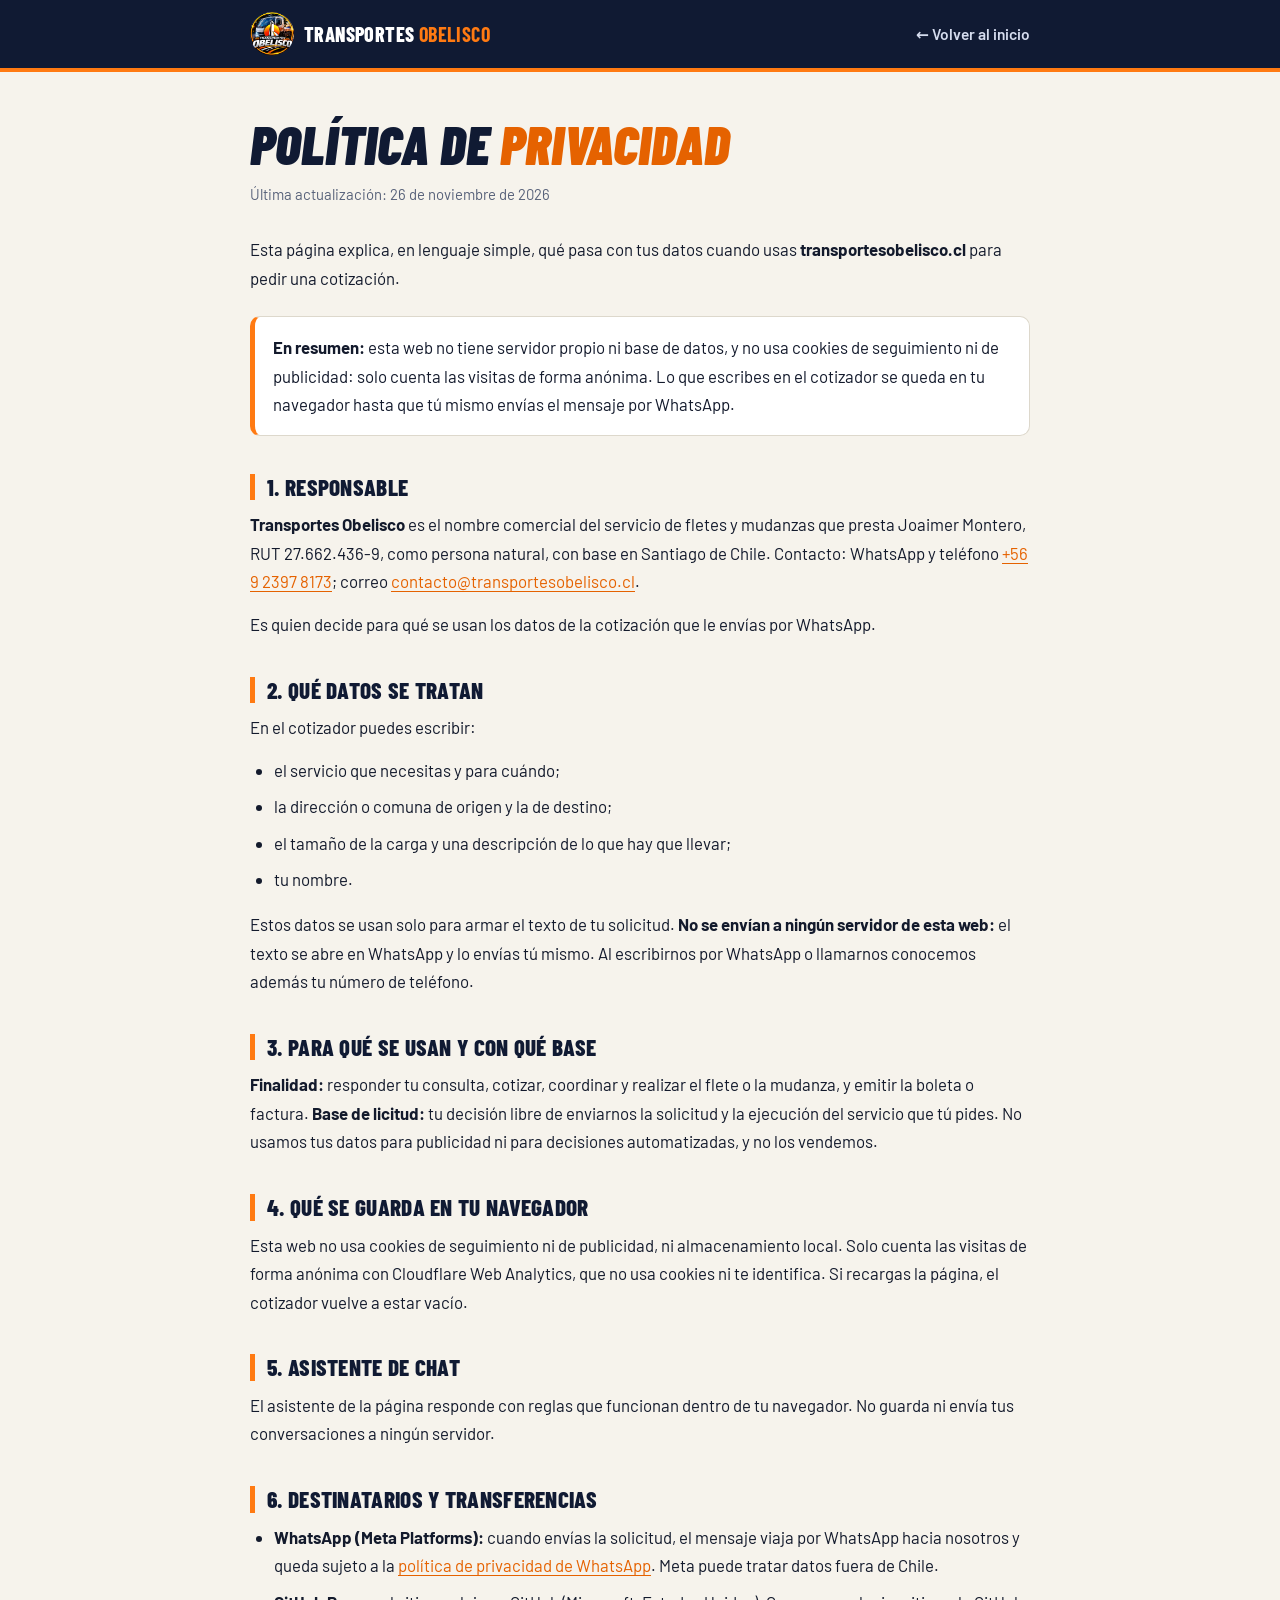
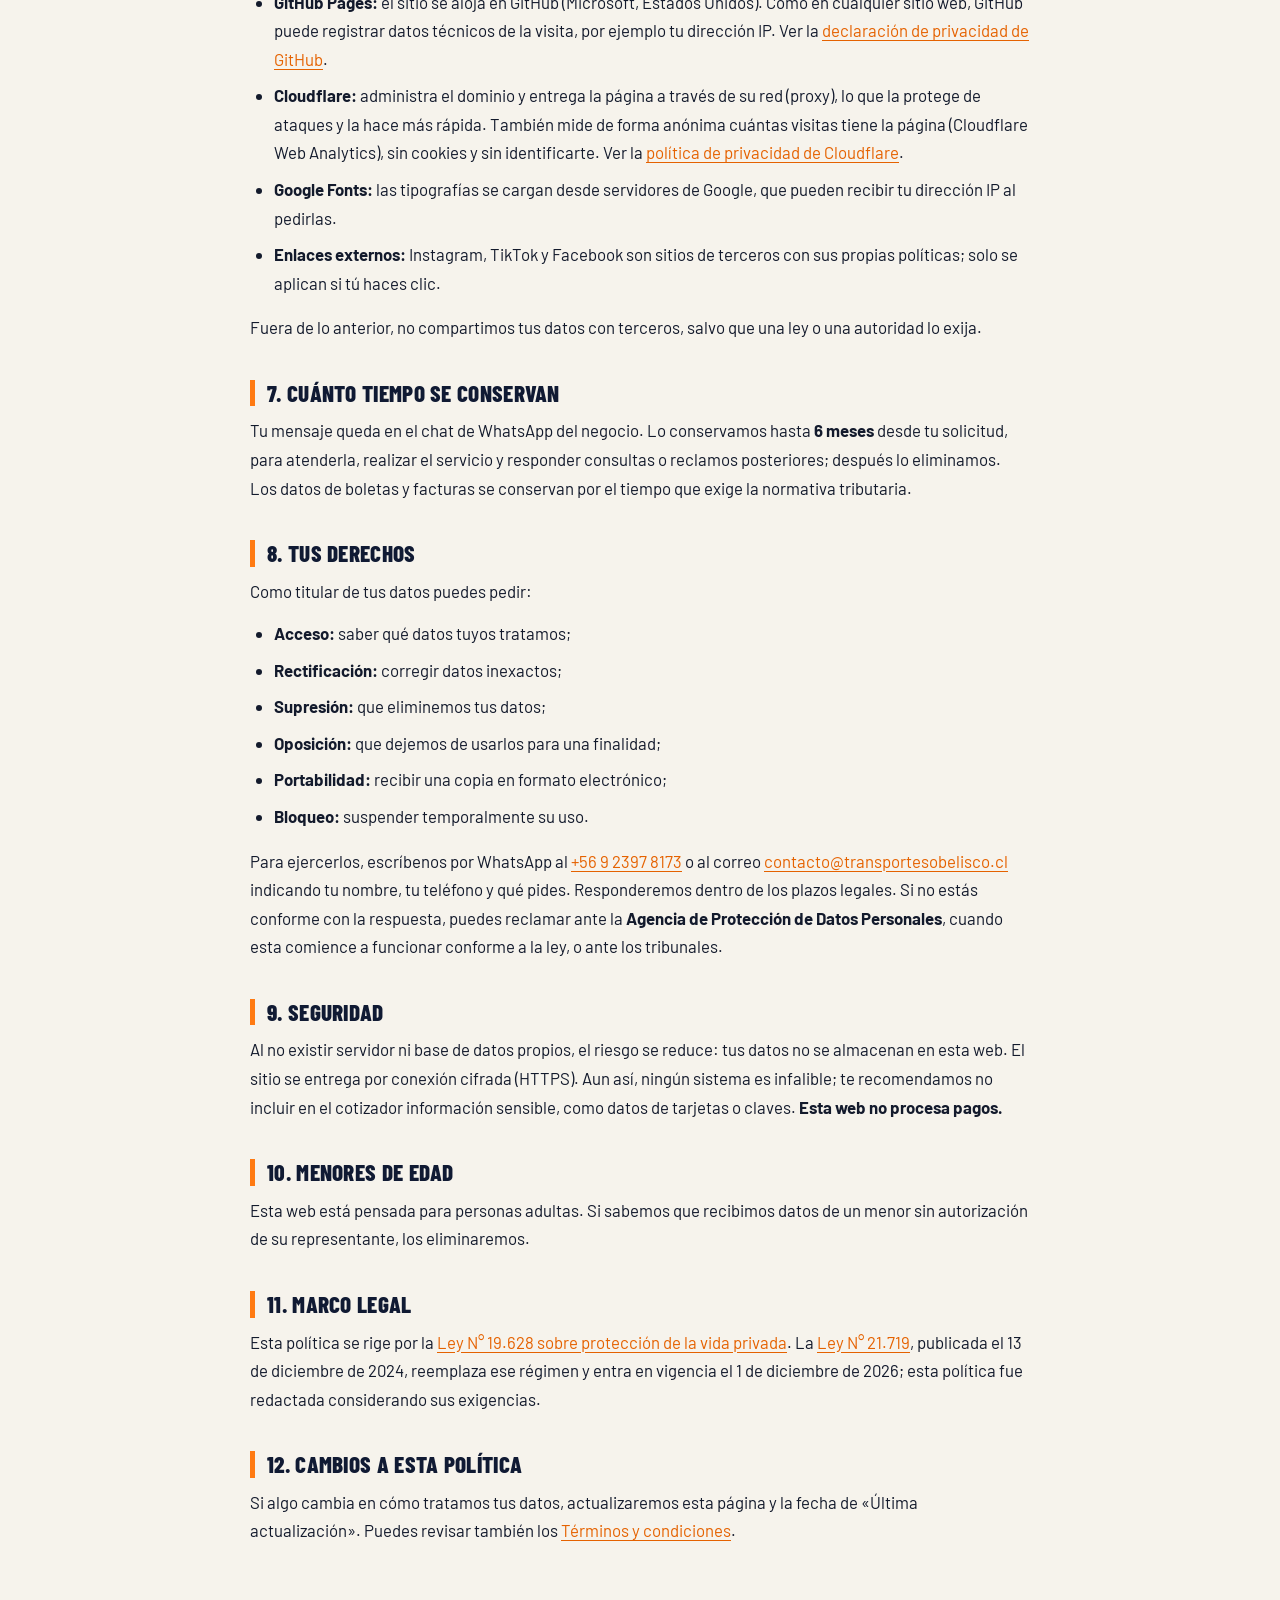
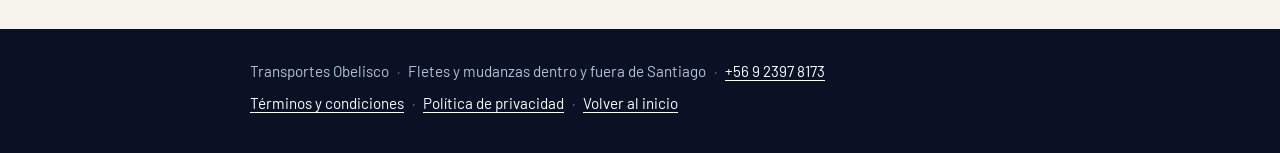
<file: privacidad.html>
<!doctype html>
<html lang="es-CL">
<head>
<meta charset="utf-8">
<meta name="viewport" content="width=device-width, initial-scale=1">
<title>Política de privacidad · Transportes Obelisco</title>
<meta name="description" content="Política de privacidad de transportesobelisco.cl: qué datos usa el cotizador, qué pasa al enviarlo por WhatsApp y cómo ejercer tus derechos.">
<link rel="canonical" href="https://www.transportesobelisco.cl/privacidad.html">
<meta property="og:title" content="Política de privacidad · Transportes Obelisco">
<meta property="og:url" content="https://www.transportesobelisco.cl/privacidad.html">
<meta property="og:image" content="https://www.transportesobelisco.cl/assets/og.jpg">
<link rel="icon" href="assets/icono.png">
<link rel="preconnect" href="https://fonts.googleapis.com"><link rel="preconnect" href="https://fonts.gstatic.com" crossorigin>
<link href="https://fonts.googleapis.com/css2?family=Barlow+Condensed:ital,wght@0,800;0,900;1,900&family=Barlow:wght@400;500;600;700&display=swap" rel="stylesheet">
<link rel="stylesheet" href="legal.css">
</head>
<body>
<a class="skip" href="#contenido">Saltar al contenido</a>
<header><div class="wrap nav">
  <a class="marca" href="./" aria-label="Transportes Obelisco, ir al inicio"><img src="assets/insignia.jpg" alt="" width="44" height="44"><span>Transportes <b>Obelisco</b></span></a>
  <a class="back" href="./">&larr; Volver al inicio</a>
</div></header>
<main id="contenido"><div class="wrap">
<h1>Política de <em>privacidad</em></h1>
<p class="upd">Última actualización: 26 de noviembre de 2026</p>
<p>Esta página explica, en lenguaje simple, qué pasa con tus datos cuando usas <strong>transportesobelisco.cl</strong> para pedir una cotización.</p>

<div class="nota"><strong>En resumen:</strong> esta web no tiene servidor propio ni base de datos, y no usa cookies de seguimiento ni de publicidad: solo cuenta las visitas de forma anónima. Lo que escribes en el cotizador se queda en tu navegador hasta que tú mismo envías el mensaje por WhatsApp.</div>

<h2>1. Responsable</h2>
<p><strong>Transportes Obelisco</strong> es el nombre comercial del servicio de fletes y mudanzas que presta Joaimer Montero, RUT 27.662.436-9, como persona natural, con base en Santiago de Chile. Contacto: WhatsApp y teléfono <a href="https://wa.me/56923978173">+56 9 2397 8173</a>; correo <a href="mailto:contacto@transportesobelisco.cl">contacto@transportesobelisco.cl</a>.</p>
<p>Es quien decide para qué se usan los datos de la cotización que le envías por WhatsApp.</p>

<h2>2. Qué datos se tratan</h2>
<p>En el cotizador puedes escribir:</p>
<ul>
<li>el servicio que necesitas y para cuándo;</li>
<li>la dirección o comuna de origen y la de destino;</li>
<li>el tamaño de la carga y una descripción de lo que hay que llevar;</li>
<li>tu nombre.</li>
</ul>
<p>Estos datos se usan solo para armar el texto de tu solicitud. <strong>No se envían a ningún servidor de esta web:</strong> el texto se abre en WhatsApp y lo envías tú mismo. Al escribirnos por WhatsApp o llamarnos conocemos además tu número de teléfono.</p>

<h2>3. Para qué se usan y con qué base</h2>
<p><strong>Finalidad:</strong> responder tu consulta, cotizar, coordinar y realizar el flete o la mudanza, y emitir la boleta o factura. <strong>Base de licitud:</strong> tu decisión libre de enviarnos la solicitud y la ejecución del servicio que tú pides. No usamos tus datos para publicidad ni para decisiones automatizadas, y no los vendemos.</p>

<h2>4. Qué se guarda en tu navegador</h2>
<p>Esta web no usa cookies de seguimiento ni de publicidad, ni almacenamiento local. Solo cuenta las visitas de forma anónima con Cloudflare Web Analytics, que no usa cookies ni te identifica. Si recargas la página, el cotizador vuelve a estar vacío.</p>

<h2>5. Asistente de chat</h2>
<p>El asistente de la página responde con reglas que funcionan dentro de tu navegador. No guarda ni envía tus conversaciones a ningún servidor.</p>

<h2>6. Destinatarios y transferencias</h2>
<ul>
<li><strong>WhatsApp (Meta Platforms):</strong> cuando envías la solicitud, el mensaje viaja por WhatsApp hacia nosotros y queda sujeto a la <a href="https://www.whatsapp.com/legal/privacy-policy" target="_blank" rel="noopener">política de privacidad de WhatsApp</a>. Meta puede tratar datos fuera de Chile.</li>
<li><strong>GitHub Pages:</strong> el sitio se aloja en GitHub (Microsoft, Estados Unidos). Como en cualquier sitio web, GitHub puede registrar datos técnicos de la visita, por ejemplo tu dirección IP. Ver la <a href="https://docs.github.com/site-policy/privacy-policies/github-general-privacy-statement" target="_blank" rel="noopener">declaración de privacidad de GitHub</a>.</li>
<li><strong>Cloudflare:</strong> administra el dominio y entrega la página a través de su red (proxy), lo que la protege de ataques y la hace más rápida. También mide de forma anónima cuántas visitas tiene la página (Cloudflare Web Analytics), sin cookies y sin identificarte. Ver la <a href="https://www.cloudflare.com/es-es/privacypolicy/" target="_blank" rel="noopener">política de privacidad de Cloudflare</a>.</li>
<li><strong>Google Fonts:</strong> las tipografías se cargan desde servidores de Google, que pueden recibir tu dirección IP al pedirlas.</li>
<li><strong>Enlaces externos:</strong> Instagram, TikTok y Facebook son sitios de terceros con sus propias políticas; solo se aplican si tú haces clic.</li>
</ul>
<p>Fuera de lo anterior, no compartimos tus datos con terceros, salvo que una ley o una autoridad lo exija.</p>

<h2>7. Cuánto tiempo se conservan</h2>
<p>Tu mensaje queda en el chat de WhatsApp del negocio. Lo conservamos hasta <strong>6 meses</strong> desde tu solicitud, para atenderla, realizar el servicio y responder consultas o reclamos posteriores; después lo eliminamos. Los datos de boletas y facturas se conservan por el tiempo que exige la normativa tributaria.</p>

<h2>8. Tus derechos</h2>
<p>Como titular de tus datos puedes pedir:</p>
<ul>
<li><strong>Acceso:</strong> saber qué datos tuyos tratamos;</li>
<li><strong>Rectificación:</strong> corregir datos inexactos;</li>
<li><strong>Supresión:</strong> que eliminemos tus datos;</li>
<li><strong>Oposición:</strong> que dejemos de usarlos para una finalidad;</li>
<li><strong>Portabilidad:</strong> recibir una copia en formato electrónico;</li>
<li><strong>Bloqueo:</strong> suspender temporalmente su uso.</li>
</ul>
<p>Para ejercerlos, escríbenos por WhatsApp al <a href="https://wa.me/56923978173">+56 9 2397 8173</a> o al correo <a href="mailto:contacto@transportesobelisco.cl">contacto@transportesobelisco.cl</a> indicando tu nombre, tu teléfono y qué pides. Responderemos dentro de los plazos legales. Si no estás conforme con la respuesta, puedes reclamar ante la <strong>Agencia de Protección de Datos Personales</strong>, cuando esta comience a funcionar conforme a la ley, o ante los tribunales.</p>

<h2>9. Seguridad</h2>
<p>Al no existir servidor ni base de datos propios, el riesgo se reduce: tus datos no se almacenan en esta web. El sitio se entrega por conexión cifrada (HTTPS). Aun así, ningún sistema es infalible; te recomendamos no incluir en el cotizador información sensible, como datos de tarjetas o claves. <strong>Esta web no procesa pagos.</strong></p>

<h2>10. Menores de edad</h2>
<p>Esta web está pensada para personas adultas. Si sabemos que recibimos datos de un menor sin autorización de su representante, los eliminaremos.</p>

<h2>11. Marco legal</h2>
<p>Esta política se rige por la <a href="https://www.bcn.cl/leychile/navegar?idNorma=141599" target="_blank" rel="noopener">Ley N&deg; 19.628 sobre protección de la vida privada</a>. La <a href="https://www.bcn.cl/leychile/navegar?idNorma=1209272" target="_blank" rel="noopener">Ley N&deg; 21.719</a>, publicada el 13 de diciembre de 2024, reemplaza ese régimen y entra en vigencia el 1 de diciembre de 2026; esta política fue redactada considerando sus exigencias.</p>

<h2>12. Cambios a esta política</h2>
<p>Si algo cambia en cómo tratamos tus datos, actualizaremos esta página y la fecha de «Última actualización». Puedes revisar también los <a href="terminos.html">Términos y condiciones</a>.</p>
</div></main>
<footer><div class="wrap">
  <p>Transportes Obelisco<span class="sep">&middot;</span>Fletes y mudanzas dentro y fuera de Santiago<span class="sep">&middot;</span><a href="tel:+56923978173">+56 9 2397 8173</a></p>
  <p><a href="terminos.html">Términos y condiciones</a><span class="sep">&middot;</span><a href="privacidad.html">Política de privacidad</a><span class="sep">&middot;</span><a href="./">Volver al inicio</a></p>
</div></footer>
</body>
</html>
</file>
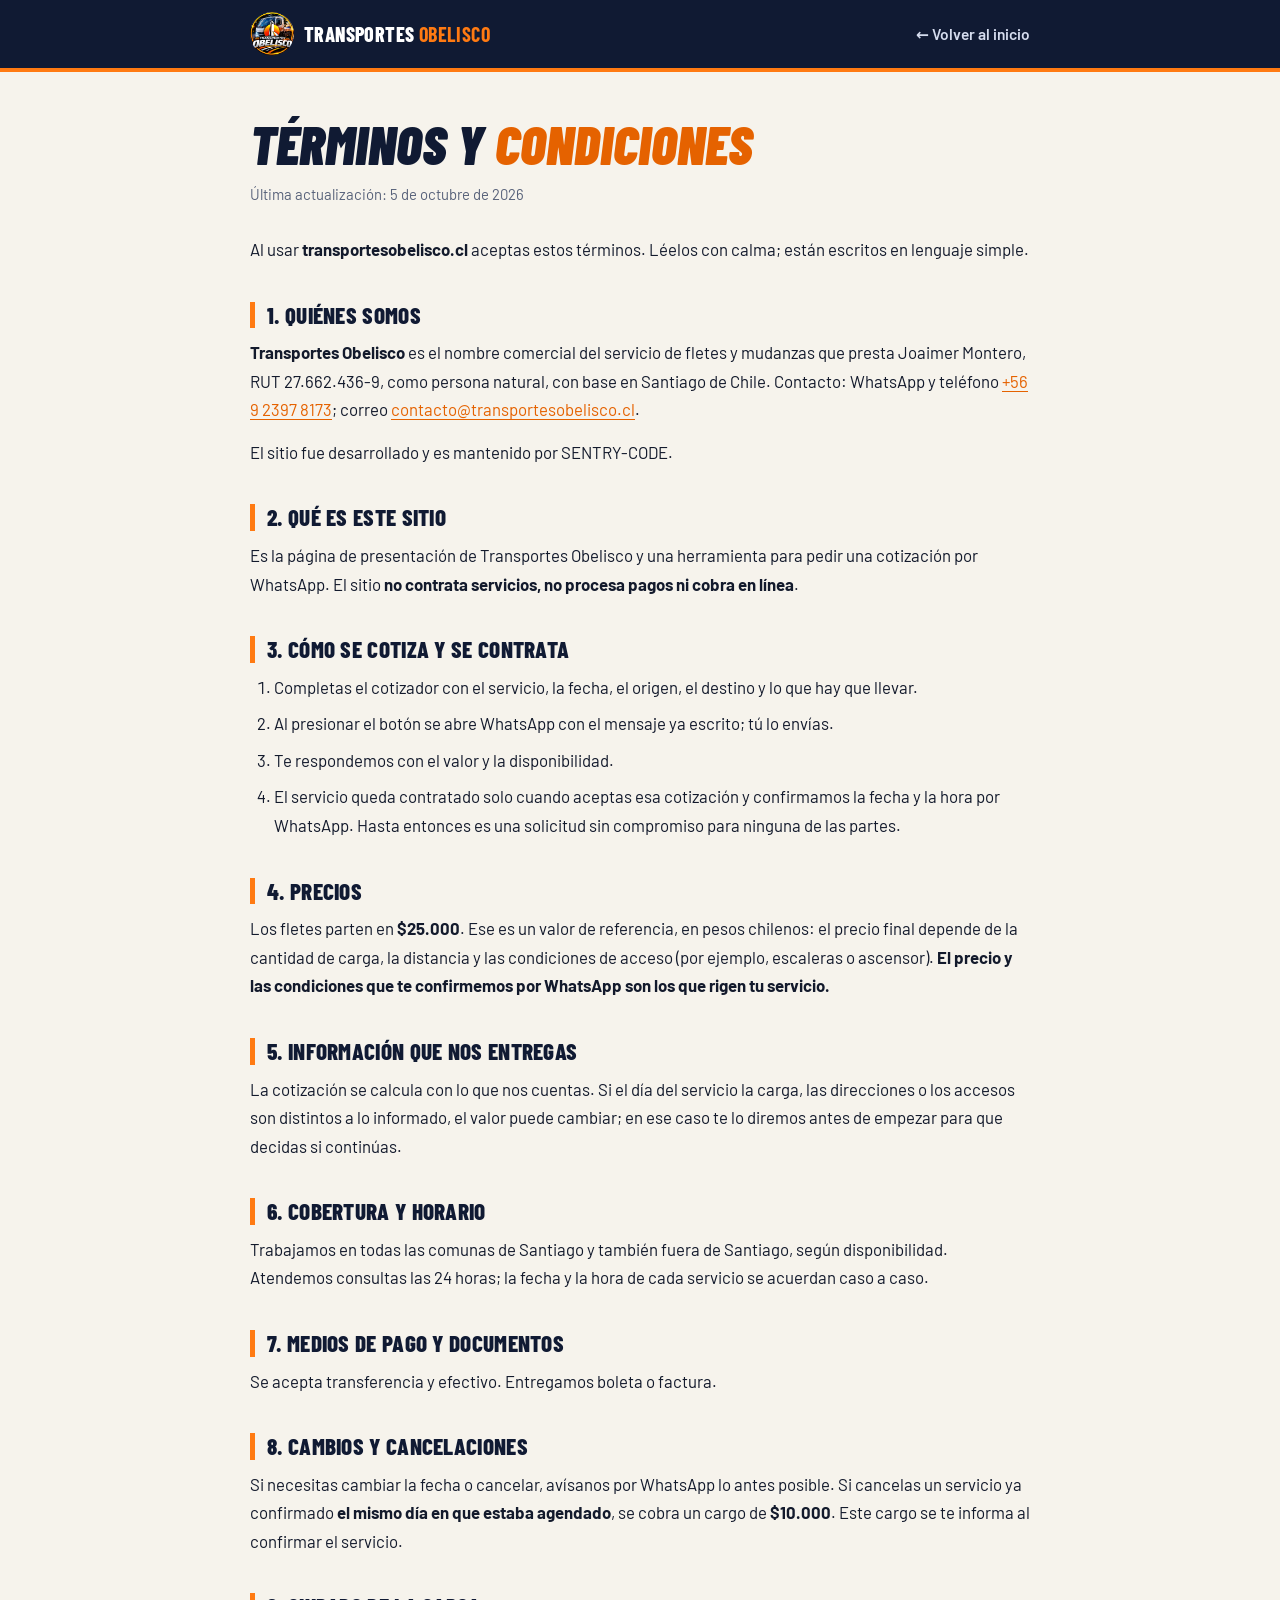
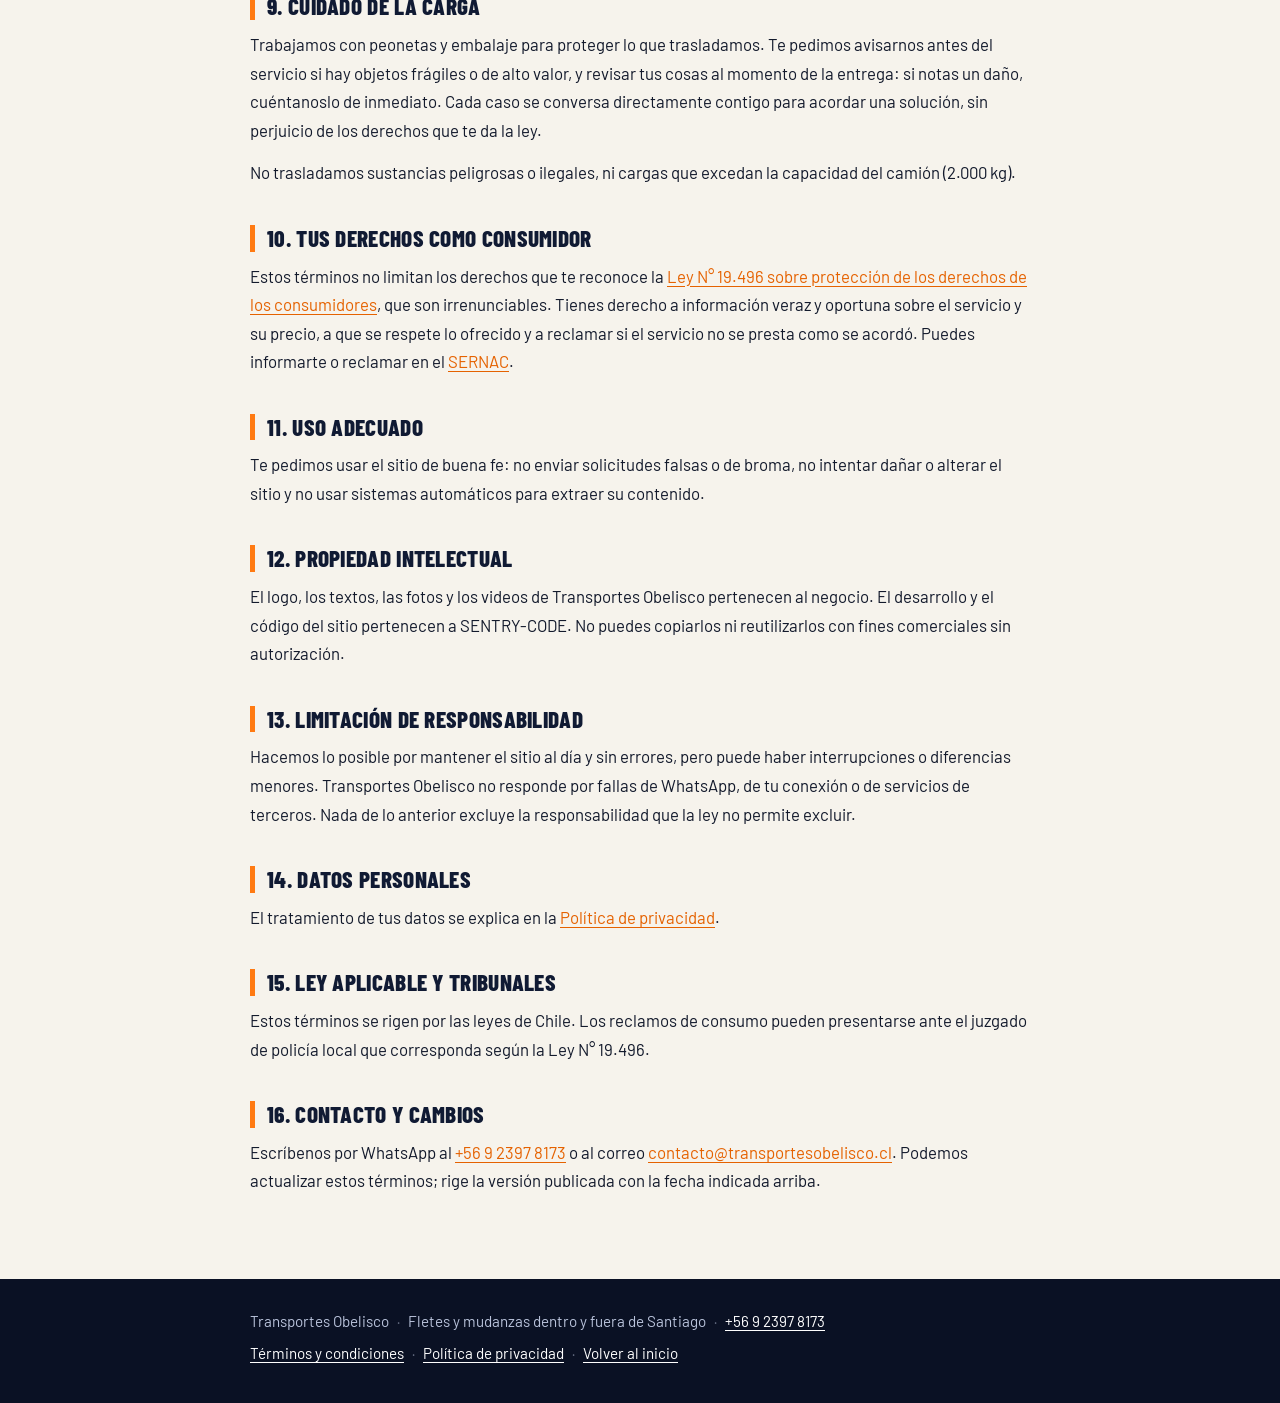
<file: terminos.html>
<!doctype html>
<html lang="es-CL">
<head>
<meta charset="utf-8">
<meta name="viewport" content="width=device-width, initial-scale=1">
<title>Términos y condiciones · Transportes Obelisco</title>
<meta name="description" content="Términos y condiciones de transportesobelisco.cl: cómo se cotiza un flete o mudanza, precios, pago y tus derechos como consumidor.">
<link rel="canonical" href="https://www.transportesobelisco.cl/terminos.html">
<meta property="og:title" content="Términos y condiciones · Transportes Obelisco">
<meta property="og:url" content="https://www.transportesobelisco.cl/terminos.html">
<meta property="og:image" content="https://www.transportesobelisco.cl/assets/og.jpg">
<link rel="icon" href="assets/icono.png">
<link rel="preconnect" href="https://fonts.googleapis.com"><link rel="preconnect" href="https://fonts.gstatic.com" crossorigin>
<link href="https://fonts.googleapis.com/css2?family=Barlow+Condensed:ital,wght@0,800;0,900;1,900&family=Barlow:wght@400;500;600;700&display=swap" rel="stylesheet">
<link rel="stylesheet" href="legal.css">
</head>
<body>
<a class="skip" href="#contenido">Saltar al contenido</a>
<header><div class="wrap nav">
  <a class="marca" href="./" aria-label="Transportes Obelisco, ir al inicio"><img src="assets/insignia.jpg" alt="" width="44" height="44"><span>Transportes <b>Obelisco</b></span></a>
  <a class="back" href="./">&larr; Volver al inicio</a>
</div></header>
<main id="contenido"><div class="wrap">
<h1>Términos y <em>condiciones</em></h1>
<p class="upd">Última actualización: 5 de octubre de 2026</p>
<p>Al usar <strong>transportesobelisco.cl</strong> aceptas estos términos. Léelos con calma; están escritos en lenguaje simple.</p>

<h2>1. Quiénes somos</h2>

<p><strong>Transportes Obelisco</strong> es el nombre comercial del servicio de fletes y mudanzas que presta Joaimer Montero, RUT 27.662.436-9, como persona natural, con base en Santiago de Chile. Contacto: WhatsApp y teléfono <a href="https://wa.me/56923978173">+56 9 2397 8173</a>; correo <a href="mailto:contacto@transportesobelisco.cl">contacto@transportesobelisco.cl</a>.</p>
<p>El sitio fue desarrollado y es mantenido por SENTRY-CODE.</p>

<h2>2. Qué es este sitio</h2>
<p>Es la página de presentación de Transportes Obelisco y una herramienta para pedir una cotización por WhatsApp. El sitio <strong>no contrata servicios, no procesa pagos ni cobra en línea</strong>.</p>

<h2>3. Cómo se cotiza y se contrata</h2>
<ol>
<li>Completas el cotizador con el servicio, la fecha, el origen, el destino y lo que hay que llevar.</li>
<li>Al presionar el botón se abre WhatsApp con el mensaje ya escrito; tú lo envías.</li>
<li>Te respondemos con el valor y la disponibilidad.</li>
<li>El servicio queda contratado solo cuando aceptas esa cotización y confirmamos la fecha y la hora por WhatsApp. Hasta entonces es una solicitud sin compromiso para ninguna de las partes.</li>
</ol>

<h2>4. Precios</h2>
<p>Los fletes parten en <strong>$25.000</strong>. Ese es un valor de referencia, en pesos chilenos: el precio final depende de la cantidad de carga, la distancia y las condiciones de acceso (por ejemplo, escaleras o ascensor). <strong>El precio y las condiciones que te confirmemos por WhatsApp son los que rigen tu servicio.</strong></p>

<h2>5. Información que nos entregas</h2>
<p>La cotización se calcula con lo que nos cuentas. Si el día del servicio la carga, las direcciones o los accesos son distintos a lo informado, el valor puede cambiar; en ese caso te lo diremos antes de empezar para que decidas si continúas.</p>

<h2>6. Cobertura y horario</h2>
<p>Trabajamos en todas las comunas de Santiago y también fuera de Santiago, según disponibilidad. Atendemos consultas las 24 horas; la fecha y la hora de cada servicio se acuerdan caso a caso.</p>

<h2>7. Medios de pago y documentos</h2>
<p>Se acepta transferencia y efectivo. Entregamos boleta o factura.</p>

<h2>8. Cambios y cancelaciones</h2>
<p>Si necesitas cambiar la fecha o cancelar, avísanos por WhatsApp lo antes posible. Si cancelas un servicio ya confirmado <strong>el mismo día en que estaba agendado</strong>, se cobra un cargo de <strong>$10.000</strong>. Este cargo se te informa al confirmar el servicio.</p>

<h2>9. Cuidado de la carga</h2>
<p>Trabajamos con peonetas y embalaje para proteger lo que trasladamos. Te pedimos avisarnos antes del servicio si hay objetos frágiles o de alto valor, y revisar tus cosas al momento de la entrega: si notas un daño, cuéntanoslo de inmediato. Cada caso se conversa directamente contigo para acordar una solución, sin perjuicio de los derechos que te da la ley.</p>
<p>No trasladamos sustancias peligrosas o ilegales, ni cargas que excedan la capacidad del camión (2.000 kg).</p>

<h2>10. Tus derechos como consumidor</h2>
<p>Estos términos no limitan los derechos que te reconoce la <a href="https://www.bcn.cl/leychile/navegar?idNorma=61438" target="_blank" rel="noopener">Ley N&deg; 19.496 sobre protección de los derechos de los consumidores</a>, que son irrenunciables. Tienes derecho a información veraz y oportuna sobre el servicio y su precio, a que se respete lo ofrecido y a reclamar si el servicio no se presta como se acordó. Puedes informarte o reclamar en el <a href="https://www.sernac.cl" target="_blank" rel="noopener">SERNAC</a>.</p>

<h2>11. Uso adecuado</h2>
<p>Te pedimos usar el sitio de buena fe: no enviar solicitudes falsas o de broma, no intentar dañar o alterar el sitio y no usar sistemas automáticos para extraer su contenido.</p>

<h2>12. Propiedad intelectual</h2>
<p>El logo, los textos, las fotos y los videos de Transportes Obelisco pertenecen al negocio. El desarrollo y el código del sitio pertenecen a SENTRY-CODE. No puedes copiarlos ni reutilizarlos con fines comerciales sin autorización.</p>

<h2>13. Limitación de responsabilidad</h2>
<p>Hacemos lo posible por mantener el sitio al día y sin errores, pero puede haber interrupciones o diferencias menores. Transportes Obelisco no responde por fallas de WhatsApp, de tu conexión o de servicios de terceros. Nada de lo anterior excluye la responsabilidad que la ley no permite excluir.</p>

<h2>14. Datos personales</h2>
<p>El tratamiento de tus datos se explica en la <a href="privacidad.html">Política de privacidad</a>.</p>

<h2>15. Ley aplicable y tribunales</h2>
<p>Estos términos se rigen por las leyes de Chile. Los reclamos de consumo pueden presentarse ante el juzgado de policía local que corresponda según la Ley N&deg; 19.496.</p>

<h2>16. Contacto y cambios</h2>
<p>Escríbenos por WhatsApp al <a href="https://wa.me/56923978173">+56 9 2397 8173</a> o al correo <a href="mailto:contacto@transportesobelisco.cl">contacto@transportesobelisco.cl</a>. Podemos actualizar estos términos; rige la versión publicada con la fecha indicada arriba.</p>
</div></main>
<footer><div class="wrap">
  <p>Transportes Obelisco<span class="sep">&middot;</span>Fletes y mudanzas dentro y fuera de Santiago<span class="sep">&middot;</span><a href="tel:+56923978173">+56 9 2397 8173</a></p>
  <p><a href="terminos.html">Términos y condiciones</a><span class="sep">&middot;</span><a href="privacidad.html">Política de privacidad</a><span class="sep">&middot;</span><a href="./">Volver al inicio</a></p>
</div></footer>
</body>
</html>
</file>
<file: asistente.css>
/* Asistente de reservas — hereda los colores y la tipografía de la página (--bg, --surface, --text, --muted, --accent, --line, --font) */
.asis{--asis-ink:var(--asis-tone,color-mix(in srgb,var(--accent) 62%,#1a1208));position:fixed;right:18px;bottom:82px;z-index:61;width:min(390px,calc(100vw - 24px));max-height:min(580px,calc(100dvh - 106px));display:flex;flex-direction:column;background:var(--bg);color:var(--text);font-family:var(--font);border:1px solid var(--line);border-radius:var(--asis-radius,10px);box-shadow:0 2px 6px rgba(0,0,0,.06),0 22px 48px -12px rgba(0,0,0,.28);opacity:0;transform:translateY(14px) scale(.98);transform-origin:bottom right}
.asis[hidden]{display:none}
@media (prefers-reduced-motion:no-preference){.asis{transition:opacity .28s cubic-bezier(.16,1,.3,1),transform .28s cubic-bezier(.16,1,.3,1)}}
.asis.is-open{opacity:1;transform:none}
.asis ::selection{background:color-mix(in srgb,var(--accent) 30%,transparent)}
.asis-head{display:flex;justify-content:space-between;align-items:flex-start;gap:12px;padding:16px 16px 13px 20px;border-bottom:1px solid var(--line)}
.asis-head strong{display:block;font-family:var(--display,var(--font));font-weight:600;font-size:1.2rem;line-height:1.4}
.asis-head span{display:block;margin-top:3px;font-size:.78rem;line-height:1.4;color:var(--muted)}
.asis-x{flex:none;width:44px;height:44px;display:grid;place-items:center;background:none;border:0;border-radius:50%;color:var(--muted);cursor:pointer}
.asis-x:hover{background:var(--surface);color:var(--text)}
.asis-x svg,.asis-form svg{width:18px;height:18px;fill:none;stroke:currentColor;stroke-width:1.8;stroke-linecap:round;stroke-linejoin:round}
.asis-log{flex:1 1 auto;min-height:120px;overflow-y:auto;padding:18px 20px 6px;scrollbar-width:thin;scrollbar-color:var(--line) transparent}
.asis-log p{margin:0 0 12px;font-size:.98rem;line-height:1.5}
.asis-log .a{max-width:34ch}
.asis-log .asis-dots{color:var(--muted);letter-spacing:.3em}
.asis-log .me{margin-left:auto;width:fit-content;max-width:88%;text-align:right;font-style:italic;color:var(--asis-ink);border-bottom:1px solid var(--accent);padding-bottom:2px}
.asis-log .quote{padding:12px 14px;background:var(--surface);border:1px solid var(--line);border-radius:var(--asis-radius,6px);font-size:.92rem;color:var(--text)}
.asis-opts{display:flex;flex-wrap:wrap;gap:8px;padding:4px 20px 14px}
.asis-opts:empty{display:none}
.asis-chip{font:inherit;font-size:.92rem;line-height:1.4;min-height:44px;display:inline-flex;align-items:center;padding:9px 15px;background:transparent;color:var(--asis-ink);border:1px solid var(--accent);border-radius:var(--asis-radius,6px);cursor:pointer;text-decoration:none;transition:background .15s ease,color .15s ease}
.asis-chip:hover{background:color-mix(in srgb,var(--accent) 14%,transparent)}
.asis-chip.is-primary{background:var(--asis-ink);border-color:var(--asis-ink);color:var(--asis-on,#fff);font-weight:600}
.asis-chip.is-primary:hover{filter:brightness(1.12);background:var(--asis-ink)}
.asis-form{display:flex;gap:8px;padding:12px 14px 14px 20px;border-top:1px solid var(--line)}
.asis-form input{flex:1;min-width:0;font:inherit;font-size:16px;color:var(--text);background:transparent;border:0;border-bottom:1px solid var(--line);padding:8px 2px;border-radius:0;caret-color:var(--accent)}
.asis-form input::placeholder{color:var(--muted)}
.asis-form input:focus{outline:none;border-bottom-color:var(--accent)}
.asis-form button{flex:none;width:44px;height:44px;display:grid;place-items:center;background:var(--asis-ink);color:var(--asis-on,#fff);border:0;border-radius:50%;cursor:pointer}
.asis-form button:hover{filter:brightness(1.12)}
.asis :focus-visible,.fab:focus-visible{outline:2px solid var(--asis-ink,var(--accent));outline-offset:2px}
.asis-sr{position:absolute;width:1px;height:1px;overflow:hidden;clip:rect(0 0 0 0);white-space:nowrap}
@media (max-width:560px){.asis{right:10px;left:10px;width:auto;bottom:78px}.fab .fab-txt{display:inline}}
.asis-direct{display:inline-flex;align-items:center;min-height:32px;margin-top:2px;font-size:.82rem;color:var(--asis-ink);text-decoration:underline;text-underline-offset:3px}
</file>
<file: legal.css>
*,*::before,*::after{box-sizing:border-box}
:root{--marino:#101a33;--marino2:#0a1124;--naranja:#ff7a12;--naranja2:#e56200;--bg:#f6f3ec;--text:#131a2c;--muted:#58627a;--line:#ddd8cc}
html{-webkit-text-size-adjust:100%}
body{margin:0;background:var(--bg);color:var(--text);font:400 1.05rem/1.7 "Barlow",system-ui,-apple-system,"Segoe UI",sans-serif;overflow-wrap:anywhere}
a{color:var(--naranja2);text-underline-offset:3px}
a:hover{color:var(--marino)}
a:focus-visible{outline:3px solid var(--naranja);outline-offset:3px}
.wrap{width:min(780px,100% - 40px);margin-inline:auto}
.skip{position:absolute;left:-999px;top:0;background:#fff;color:var(--marino);padding:10px 14px;z-index:99}
.skip:focus{left:8px;top:8px}
header{background:var(--marino);border-bottom:4px solid var(--naranja)}
.nav{display:flex;align-items:center;justify-content:space-between;gap:14px;min-height:68px}
.marca{display:flex;align-items:center;gap:10px;color:#fff;text-decoration:none;font:800 1.25rem/1 "Barlow Condensed","Arial Narrow",sans-serif;text-transform:uppercase;letter-spacing:.4px}
.marca img{width:44px;height:44px;border-radius:50%;object-fit:cover}
.marca b{color:var(--naranja)}
.back{color:#d5dcee;font-weight:600;text-decoration:none;padding:12px 0;font-size:.97rem}
.back:hover{color:#fff}
main{padding:46px 0 70px}
h1{font:italic 900 clamp(2.2rem,8vw,3.4rem)/.95 "Barlow Condensed","Arial Narrow",Impact,sans-serif;text-transform:uppercase;margin:0 0 12px;color:var(--marino)}
h1 em{color:var(--naranja2)}
.upd{color:var(--muted);font-size:.93rem;margin:0 0 28px}
h2{font:800 1.45rem/1.15 "Barlow Condensed","Arial Narrow",sans-serif;text-transform:uppercase;letter-spacing:.3px;color:var(--marino);margin:38px 0 10px;padding-left:12px;border-left:5px solid var(--naranja)}
p{margin:0 0 14px}
ul,ol{margin:0 0 16px;padding-left:24px}
li{margin-bottom:8px}
.nota{background:#fff;border:1px solid var(--line);border-left:5px solid var(--naranja);border-radius:10px;padding:16px 18px;margin:24px 0}
footer{background:var(--marino2);color:#b9c3db;padding:30px 0;font-size:.95rem}
footer p{margin:0 0 6px}
footer a{color:#fff}
footer .sep{margin:0 8px;opacity:.5}
</file>
